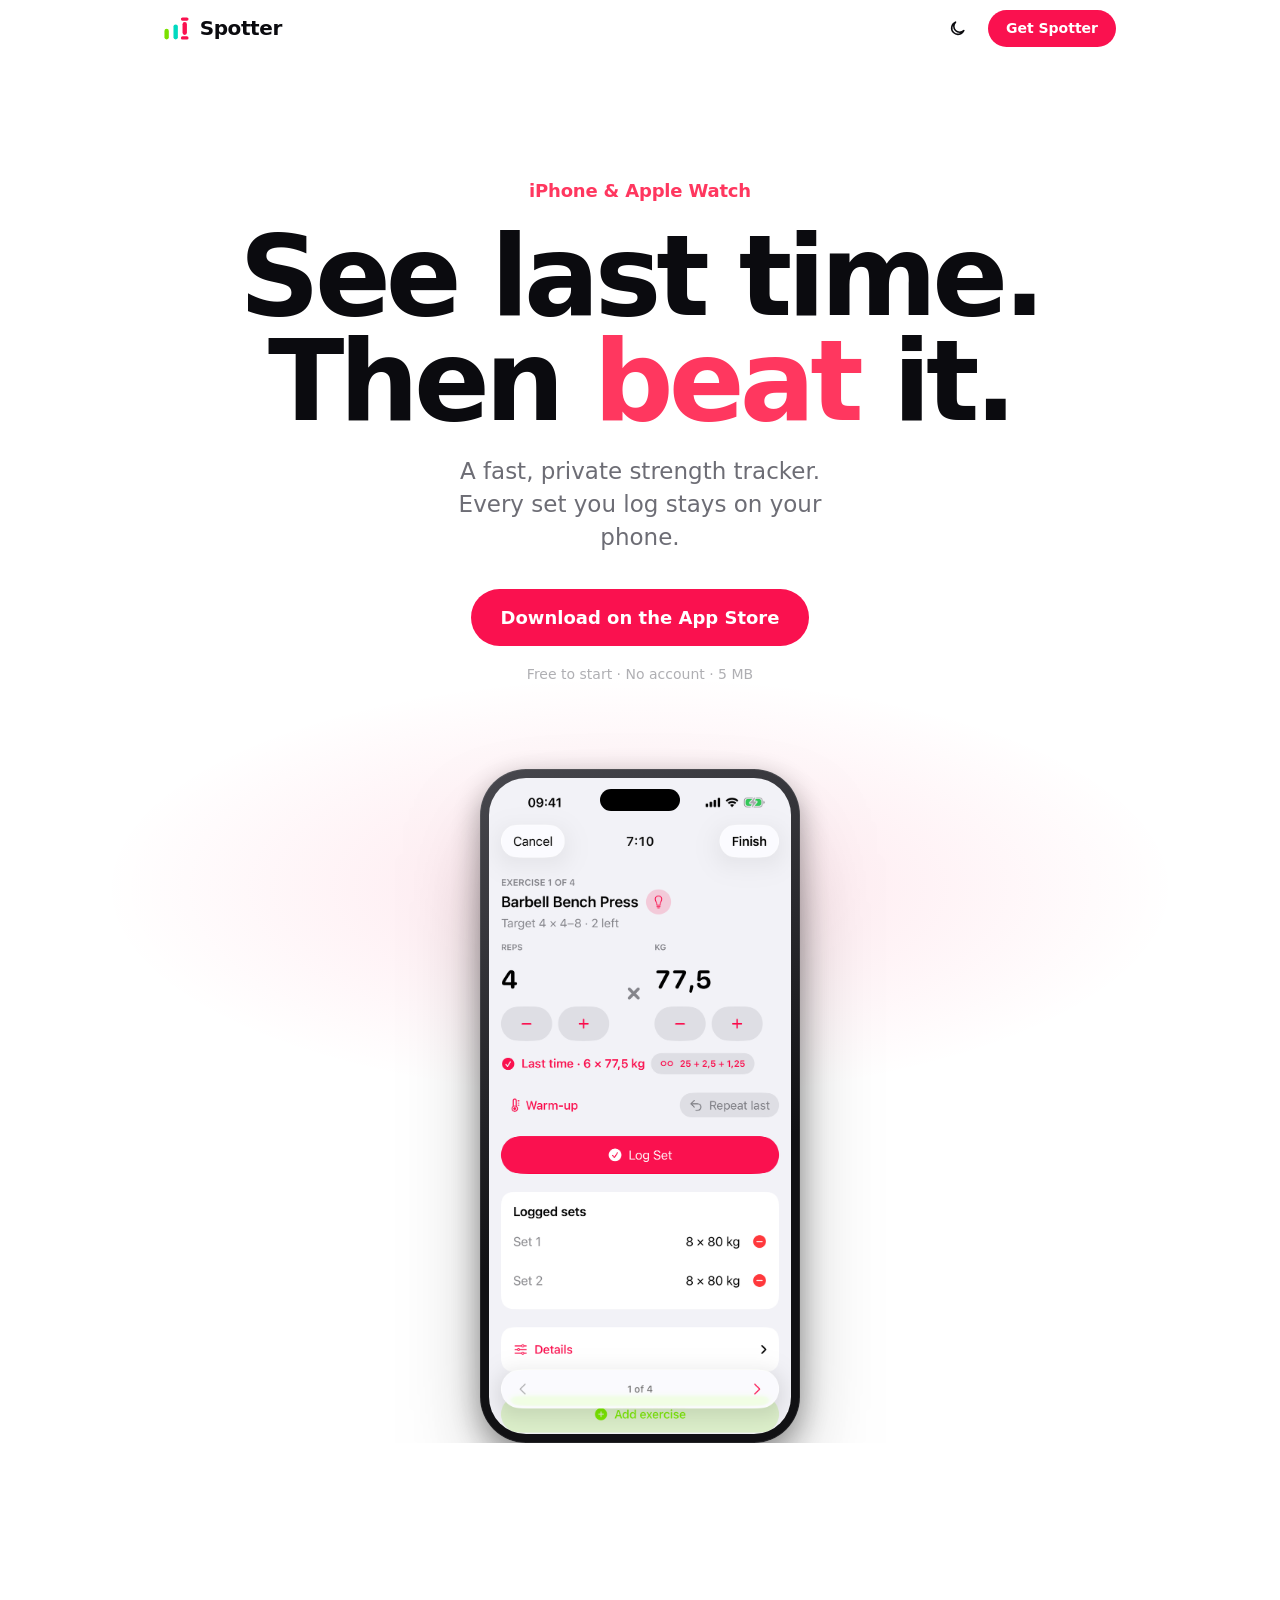
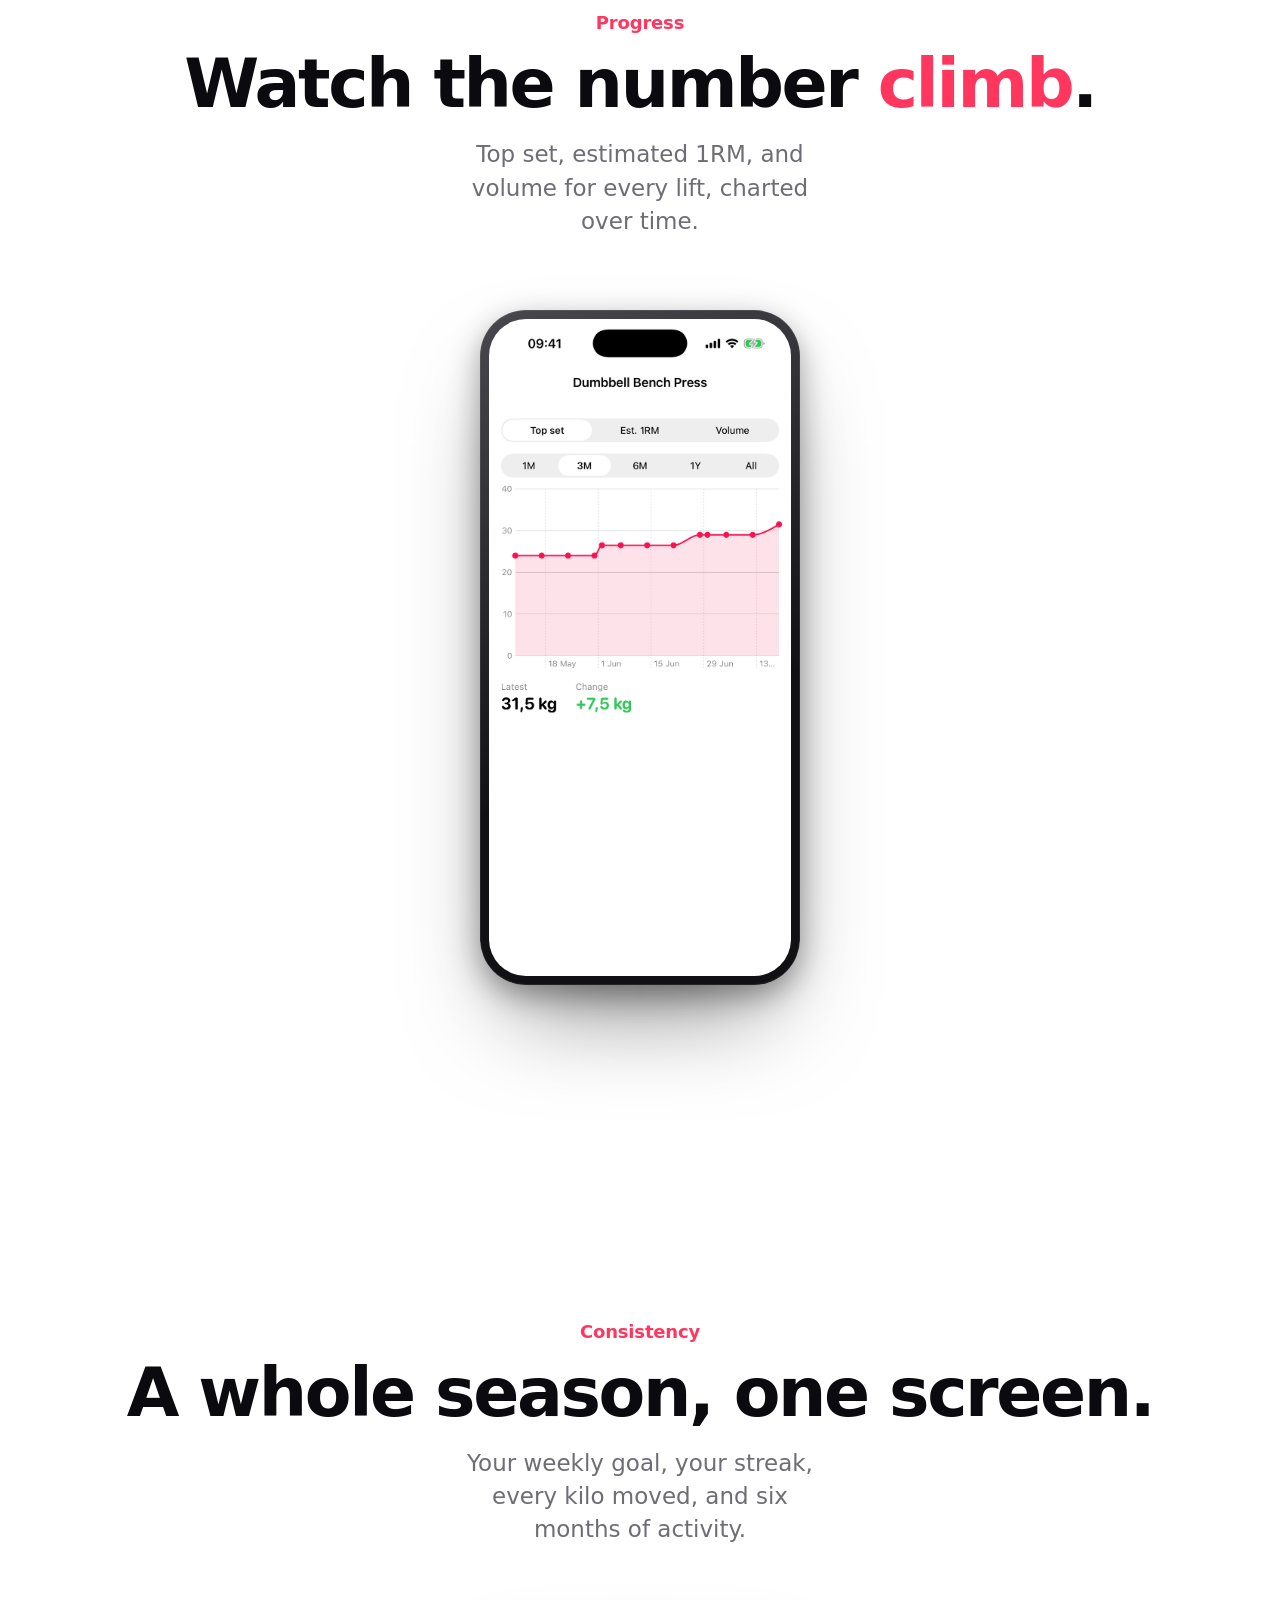
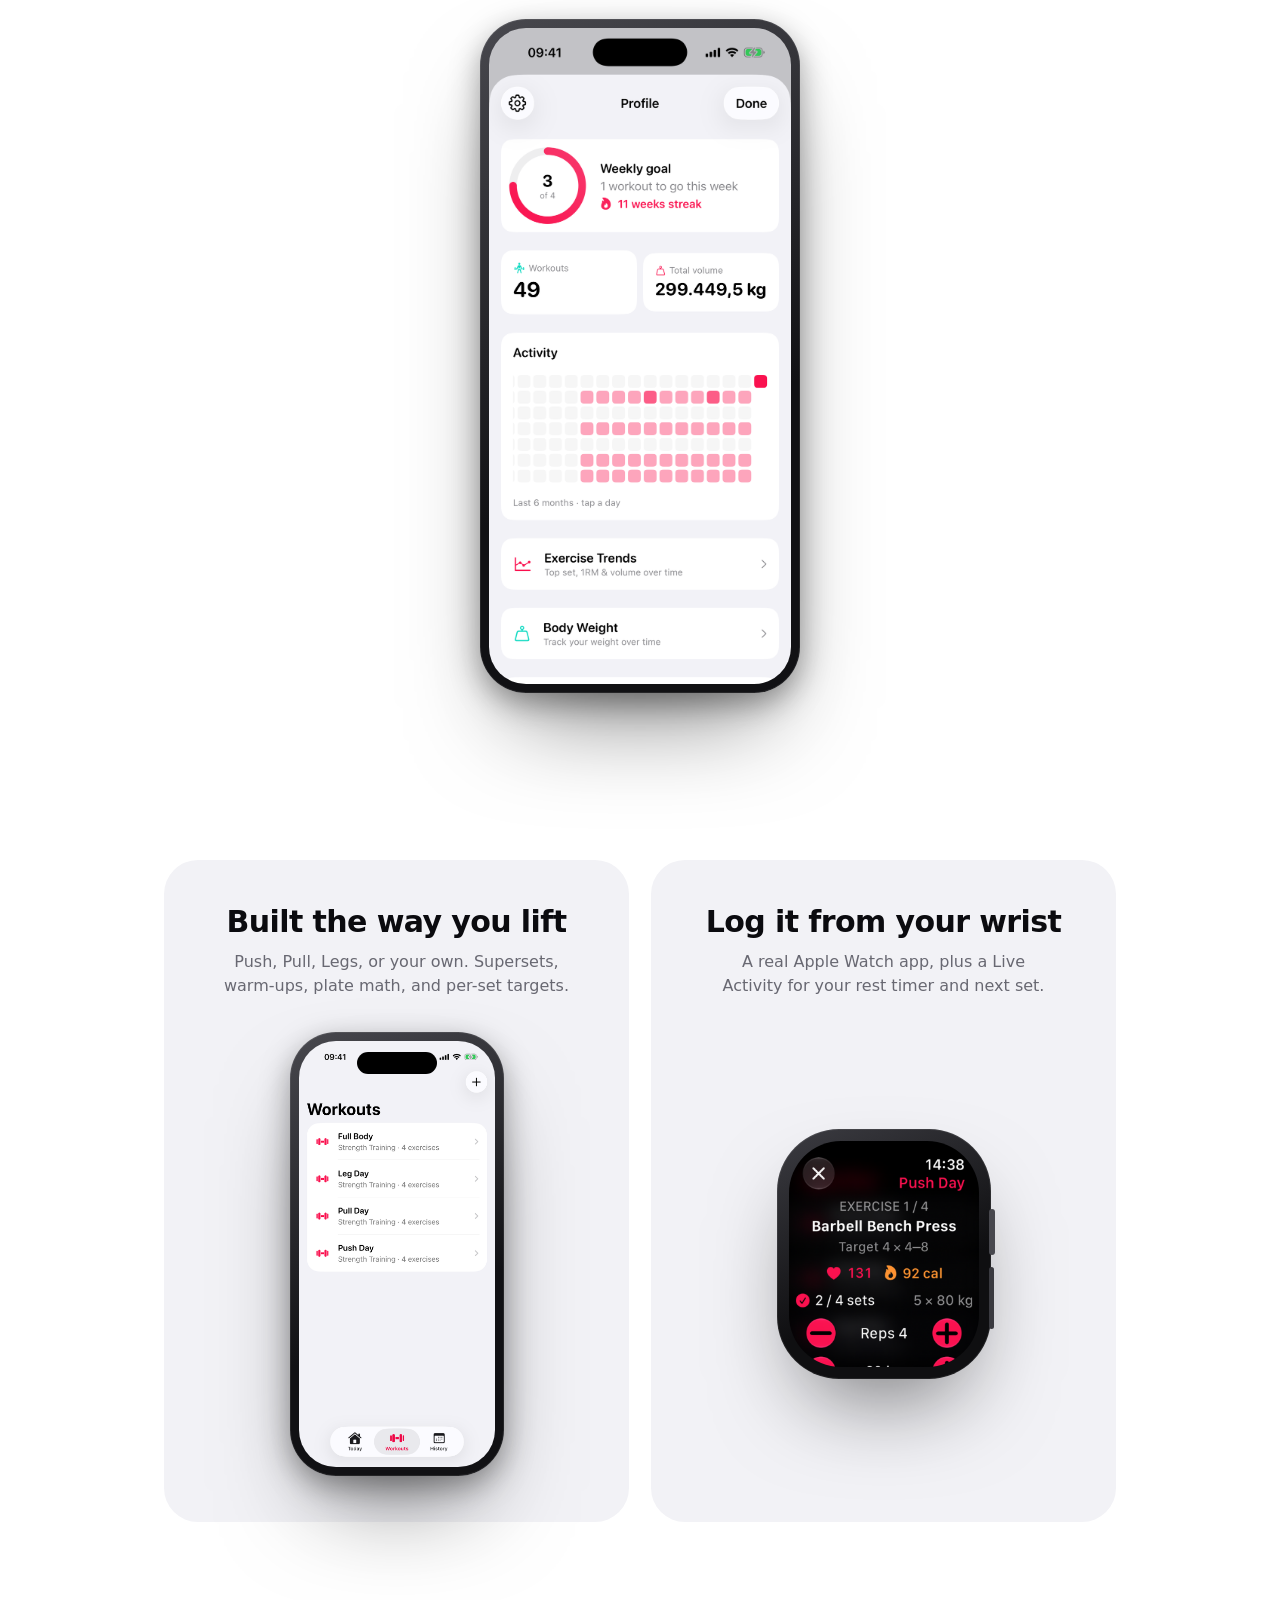
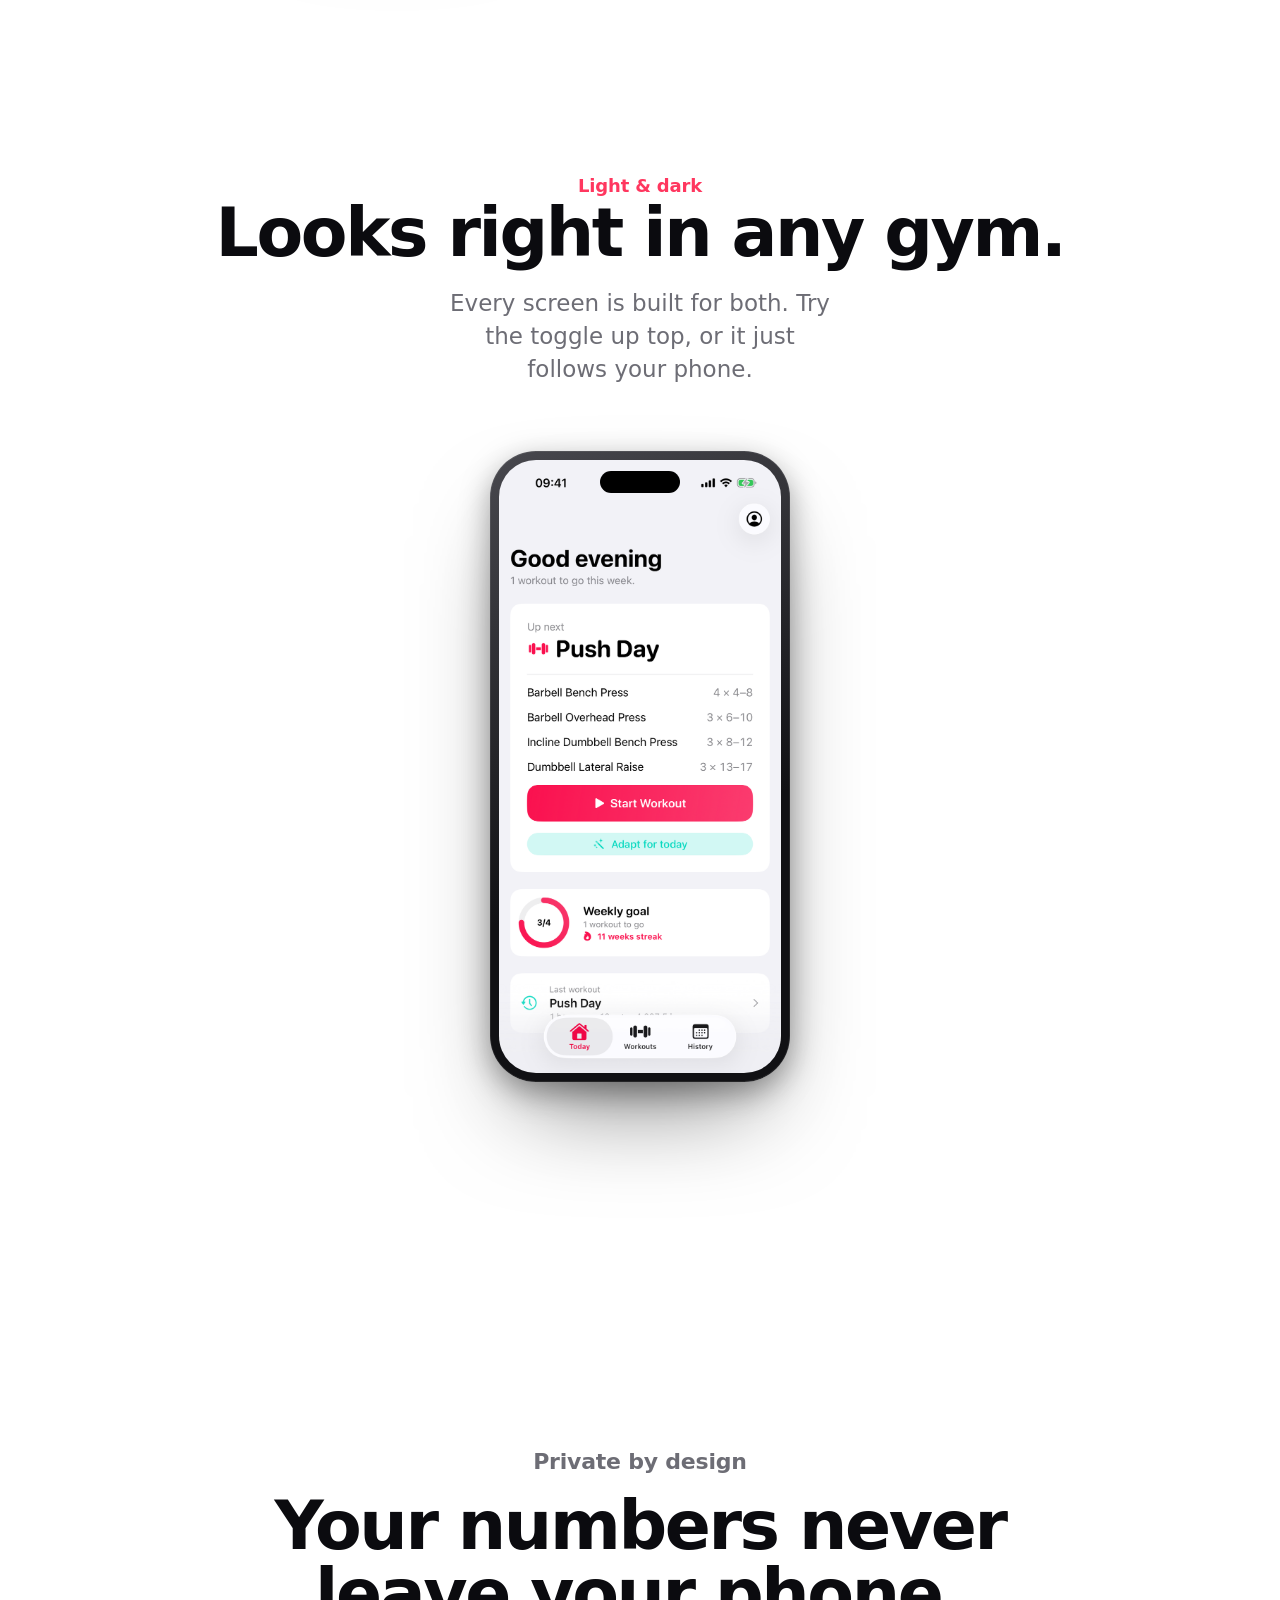
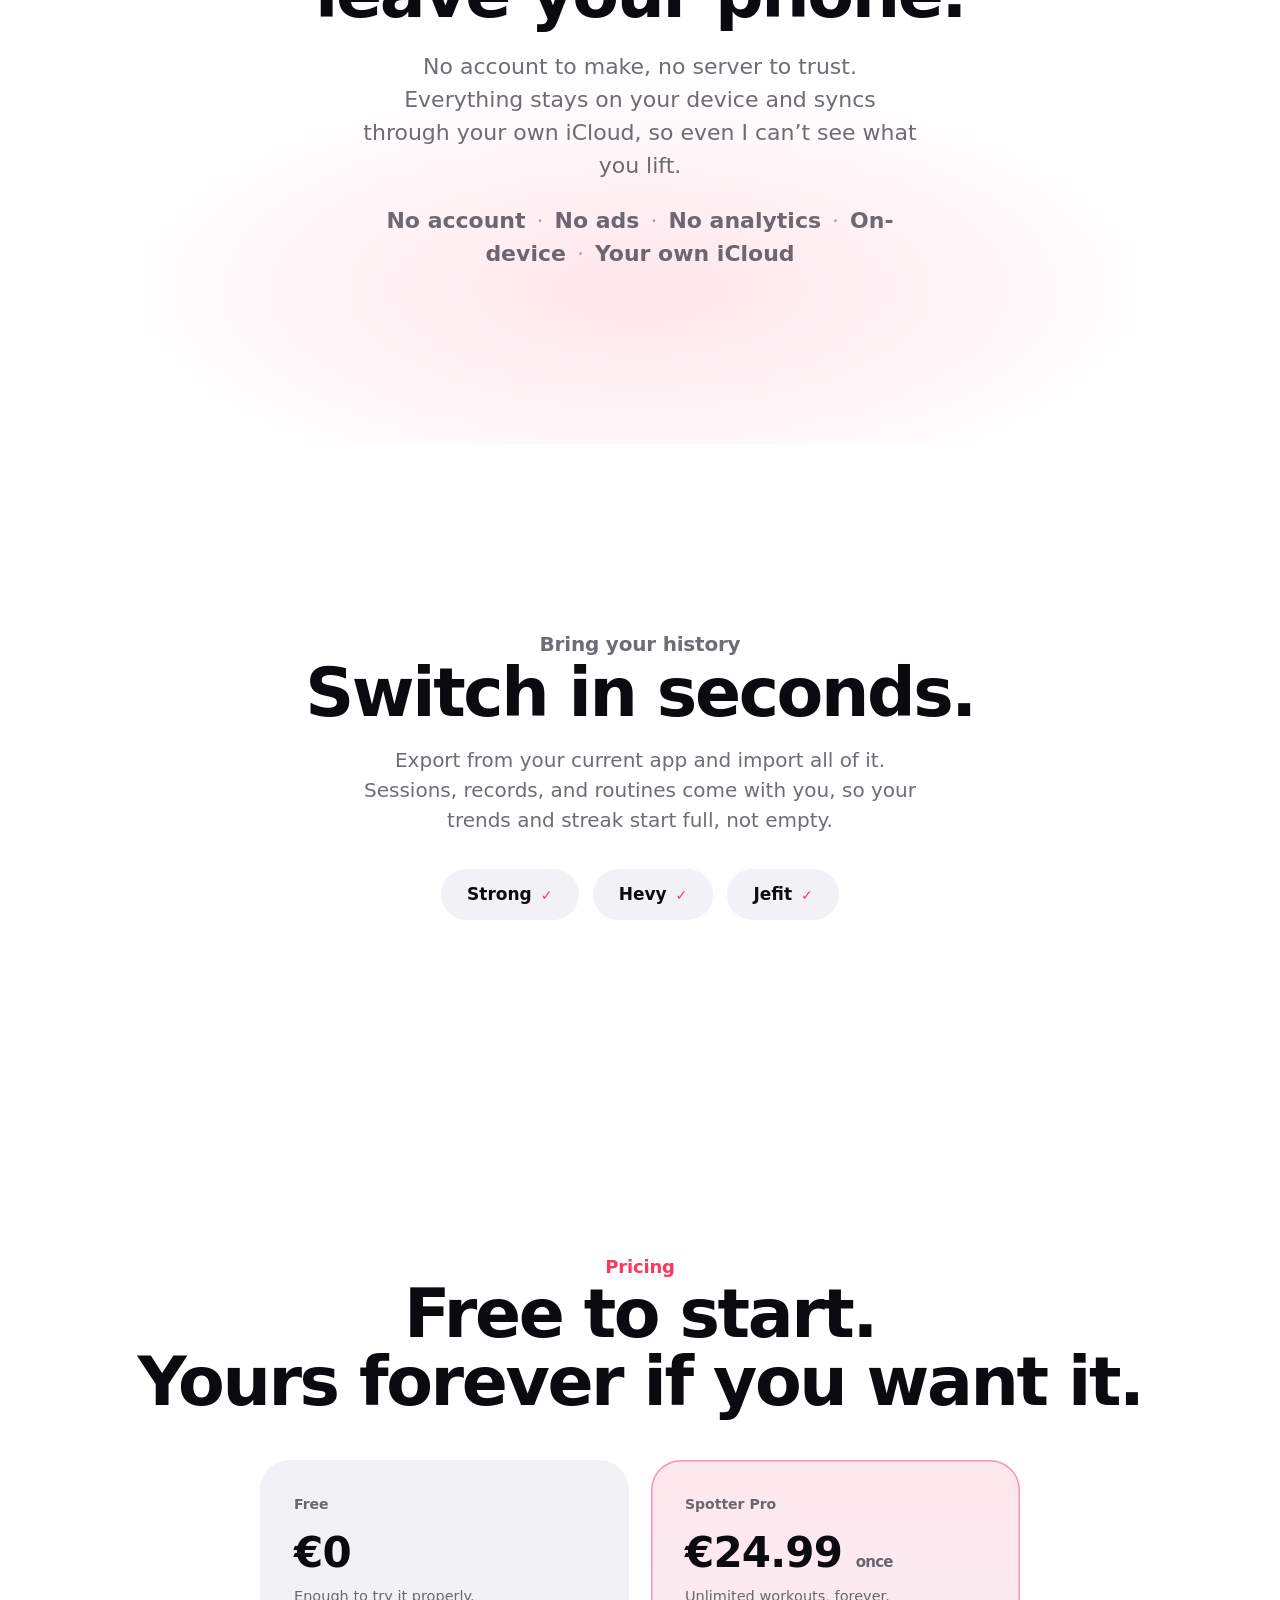
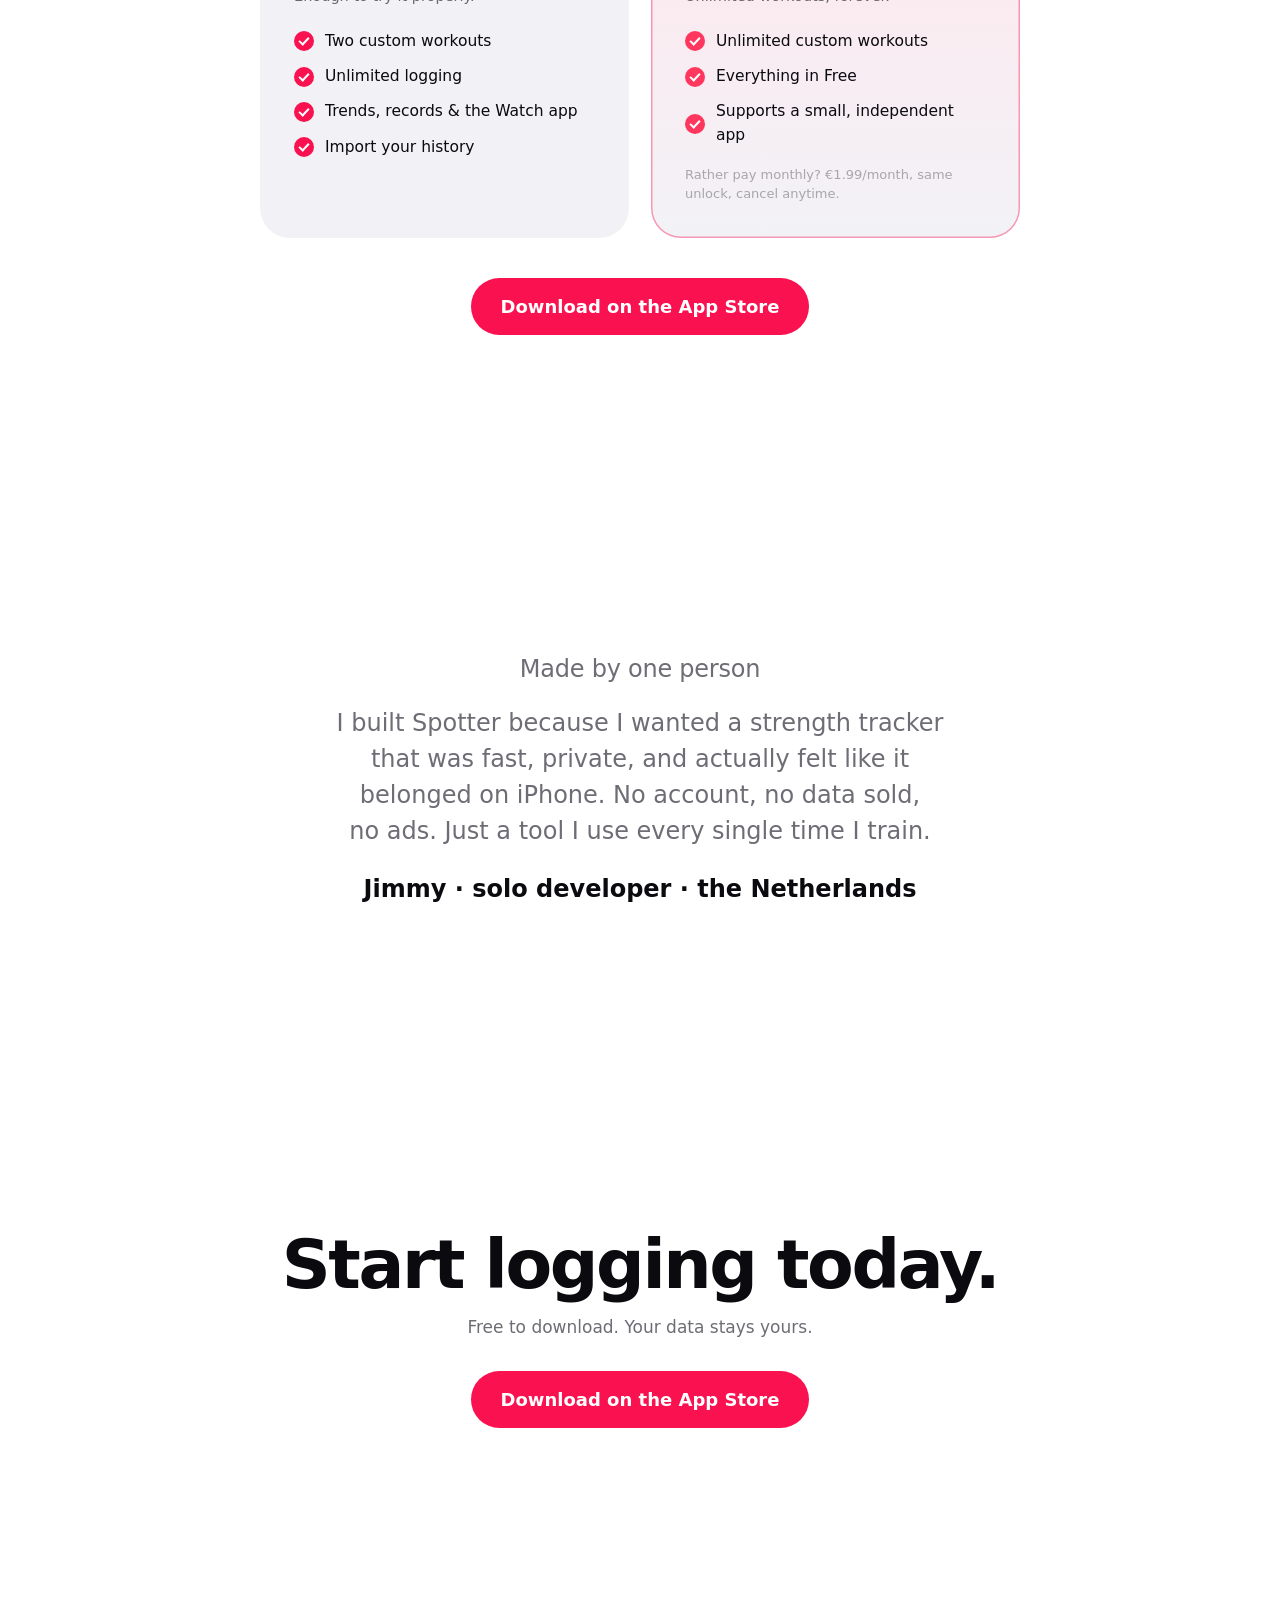
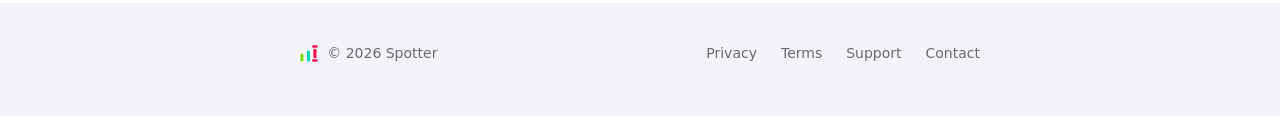
<file: index.html>
<!doctype html>
<html lang="en">
<head>
<meta charset="utf-8">
<meta name="viewport" content="width=device-width, initial-scale=1">
<script>try{var t=localStorage.getItem('theme');if(t)document.documentElement.setAttribute('data-theme',t);}catch(e){}</script>
<title>Spotter — Private Strength & Gym Workout Tracker for iPhone</title>
<meta name="description" content="A fast, private strength and gym workout tracker for iPhone and Apple Watch. Log sets one-handed, track your progress, and beat your last lift. No account, no ads.">
<link rel="canonical" href="https://spotter.jimmyverburgt.com/">
<meta name="robots" content="index, follow, max-image-preview:large">
<meta name="theme-color" content="#000000" media="(prefers-color-scheme: dark)">
<meta name="theme-color" content="#ffffff" media="(prefers-color-scheme: light)">
<meta name="apple-mobile-web-app-title" content="Spotter">
<meta property="og:type" content="website">
<meta property="og:site_name" content="Spotter">
<meta property="og:locale" content="en_US">
<meta property="og:title" content="Spotter — Private Strength & Gym Workout Tracker for iPhone">
<meta property="og:description" content="A fast, private strength and gym workout tracker for iPhone and Apple Watch. Log sets one-handed, track your progress, and beat your last lift. No account, no ads.">
<meta property="og:url" content="https://spotter.jimmyverburgt.com/">
<meta property="og:image" content="https://spotter.jimmyverburgt.com/og-image.png">
<meta property="og:image:width" content="1200">
<meta property="og:image:height" content="630">
<meta property="og:image:alt" content="Spotter, a private strength tracker for iPhone and Apple Watch">
<meta name="twitter:card" content="summary_large_image">
<meta name="twitter:title" content="Spotter — Private Strength & Gym Workout Tracker for iPhone">
<meta name="twitter:description" content="A fast, private strength and gym workout tracker for iPhone and Apple Watch. Log sets one-handed, track your progress, and beat your last lift. No account, no ads.">
<meta name="twitter:image" content="https://spotter.jimmyverburgt.com/og-image.png">
<link rel="icon" href="logo.svg" type="image/svg+xml">
<link rel="icon" href="favicon-48.png" sizes="48x48" type="image/png">
<link rel="apple-touch-icon" href="apple-touch-icon.png">
<link rel="stylesheet" href="styles.css?v=7cf2de61">
<script type="application/ld+json">{"@context":"https://schema.org","@type":"MobileApplication","name":"Spotter","alternateName":"Spotter: Gym Workout Tracker","operatingSystem":"iOS, watchOS","applicationCategory":"HealthApplication","applicationSubCategory":"Fitness","description":"A fast, private strength and gym workout tracker for iPhone and Apple Watch. Log sets one-handed, track your progress, and beat your last lift. No account, no ads.","url":"https://spotter.jimmyverburgt.com/","installUrl":"https://apps.apple.com/app/id6780562415","downloadUrl":"https://apps.apple.com/app/id6780562415","screenshot":["https://spotter.jimmyverburgt.com/screenshots/session-dark.png","https://spotter.jimmyverburgt.com/screenshots/trends-dark.png","https://spotter.jimmyverburgt.com/screenshots/profile-dark.png"],"offers":{"@type":"Offer","price":"0","priceCurrency":"EUR"},"author":{"@type":"Person","name":"Jimmy Verburgt"},"publisher":{"@type":"Person","name":"Jimmy Verburgt"}}</script>
</head>
<body>
<nav><div class="bar"><a class="brand" href="index.html"><img class="mark" src="logo.svg" alt="" width="26" height="24"><span>Spotter</span></a><div class="navactions"><button class="themetoggle" type="button" aria-label="Switch between light and dark"><svg class="i-sun" viewBox="0 0 24 24" aria-hidden="true"><circle cx="12" cy="12" r="4.2"/><path d="M12 2.5v2.5M12 19v2.5M4.2 4.2l1.8 1.8M18 18l1.8 1.8M2.5 12H5M19 12h2.5M4.2 19.8l1.8-1.8M18 6l1.8-1.8"/></svg><svg class="i-moon" viewBox="0 0 24 24" aria-hidden="true"><path d="M20 14.5A8 8 0 1 1 9.5 4a6.5 6.5 0 0 0 10.5 10.5z"/></svg></button><a class="navbtn" href="https://apps.apple.com/app/id6780562415" target="_blank" rel="noopener">Get Spotter</a></div></div></nav>
<header class="hero"><div class="hero-inner">
  <p class="eyebrow">iPhone &amp; Apple Watch</p>
  <h1>See last time.<br>Then <em>beat</em> it.</h1>
  <p class="lead">A fast, private strength tracker. Every set you log stays on your phone.</p>
  <a class="pill" href="https://apps.apple.com/app/id6780562415" target="_blank" rel="noopener">Download on the App&nbsp;Store</a>
  <p class="pill-note">Free to start &middot; No account &middot; 5&nbsp;MB</p>
  <div class="hero-shot"><div class="device"><div class="rim"><div class="scr"><span class="island"></span><img class="only-dark" src="screenshots/session-dark.png" width="800" height="1739" alt="Spotter logging a set of barbell bench press in a live workout, with last time and plate math" decoding="async" loading="eager" fetchpriority="high"><img class="only-light" src="screenshots/session-light.png" width="800" height="1739" alt="Spotter logging a set of barbell bench press in a live workout, with last time and plate math" decoding="async" loading="lazy"></div></div></div></div>
</div></header>

<section class="feat reveal">
  <p class="eyebrow">Progress</p>
  <h2>Watch the number <em>climb</em>.</h2>
  <p class="lead">Top set, estimated 1RM, and volume for every lift, charted over time.</p>
  <div class="shot"><div class="device"><div class="rim"><div class="scr"><span class="island"></span><img class="only-dark" src="screenshots/trends-dark.png" width="800" height="1739" alt="Spotter exercise trend chart showing bench press climbing by 7.5 kg over time" decoding="async" loading="lazy"><img class="only-light" src="screenshots/trends-light.png" width="800" height="1739" alt="Spotter exercise trend chart showing bench press climbing by 7.5 kg over time" decoding="async" loading="lazy"></div></div></div></div>
</section>

<section class="feat reveal">
  <p class="eyebrow">Consistency</p>
  <h2>A whole season, one screen.</h2>
  <p class="lead">Your weekly goal, your streak, every kilo moved, and six months of activity.</p>
  <div class="shot"><div class="device"><div class="rim"><div class="scr"><span class="island"></span><img class="only-dark" src="screenshots/profile-dark.png" width="800" height="1739" alt="Spotter profile with weekly goal ring, streak, total volume and a six-month activity heatmap" decoding="async" loading="lazy"><img class="only-light" src="screenshots/profile-light.png" width="800" height="1739" alt="Spotter profile with weekly goal ring, streak, total volume and a six-month activity heatmap" decoding="async" loading="lazy"></div></div></div></div>
</section>

<div class="tiles">
  <div class="tile reveal">
    <h3>Built the way you lift</h3>
    <p>Push, Pull, Legs, or your own. Supersets, warm-ups, plate math, and per-set targets.</p>
    <div class="tshot"><div class="device"><div class="rim"><div class="scr"><span class="island"></span><img class="only-dark" src="screenshots/workouts-dark.png" width="760" height="1652" alt="Spotter workout library with Push, Pull, Legs and Full Body routines" decoding="async" loading="lazy"><img class="only-light" src="screenshots/workouts-light.png" width="760" height="1652" alt="Spotter workout library with Push, Pull, Legs and Full Body routines" decoding="async" loading="lazy"></div></div></div></div>
  </div>
  <div class="tile reveal">
    <h3>Log it from your wrist</h3>
    <p>A real Apple Watch app, plus a Live Activity for your rest timer and next set.</p>
    <div class="tshot"><div class="watch"><span class="crown"></span><span class="wbtn"></span><div class="wscr"><img src="screenshots/watch.png" width="560" height="668" alt="Spotter Apple Watch app logging a set during a workout" decoding="async" loading="lazy"></div></div></div>
  </div>
</div>

<section class="tone reveal">
  <p class="eyebrow">Light &amp; dark</p>
  <h2>Looks right in any gym.</h2>
  <p class="lead">Every screen is built for both. Try the toggle up top, or it just follows your phone.</p>
  <div class="shot"><div class="device"><div class="rim"><div class="scr"><span class="island"></span><img class="only-dark" src="screenshots/today-dark.png" width="800" height="1739" alt="Spotter Today screen showing the next workout and weekly goal" decoding="async" loading="lazy"><img class="only-light" src="screenshots/today-light.png" width="800" height="1739" alt="Spotter Today screen showing the next workout and weekly goal" decoding="async" loading="lazy"></div></div></div></div>
</section>

<section class="privacy"><div class="privacy-inner reveal">
  <p class="eyebrow">Private by design</p>
  <h2>Your numbers never<br>leave your phone.</h2>
  <p>No account to make, no server to trust. Everything stays on your device and syncs through your own iCloud, so even I can&rsquo;t see what you lift.</p>
  <p class="facts">No account<span>&middot;</span>No ads<span>&middot;</span>No analytics<span>&middot;</span>On-device<span>&middot;</span>Your own iCloud</p>
</div></section>

<section class="import reveal">
  <p class="eyebrow">Bring your history</p>
  <h2>Switch in seconds.</h2>
  <p>Export from your current app and import all of it. Sessions, records, and routines come with you, so your trends and streak start full, not empty.</p>
  <div class="sources">
    <div class="src">Strong<small>&check;</small></div>
    <div class="src">Hevy<small>&check;</small></div>
    <div class="src">Jefit<small>&check;</small></div>
  </div>
</section>

<section class="pricing"><div class="reveal">
  <p class="eyebrow">Pricing</p>
  <h2>Free to start.<br>Yours forever if you want it.</h2>
  <div class="plans">
    <div class="plan">
      <p class="tier">Free</p>
      <p class="amt num">&euro;0</p>
      <p class="desc">Enough to try it properly.</p>
      <ul>
        <li><i></i>Two custom workouts</li>
        <li><i></i>Unlimited logging</li>
        <li><i></i>Trends, records &amp; the Watch app</li>
        <li><i></i>Import your history</li>
      </ul>
    </div>
    <div class="plan pro">
      <p class="tier">Spotter Pro</p>
      <p class="amt num">&euro;24.99 <small>once</small></p>
      <p class="desc">Unlimited workouts, forever.</p>
      <ul>
        <li><i></i>Unlimited custom workouts</li>
        <li><i></i>Everything in Free</li>
        <li><i></i>Supports a small, independent app</li>
      </ul>
      <p class="alt">Rather pay monthly? &euro;1.99/month, same unlock, cancel anytime.</p>
    </div>
  </div>
  <a class="pill" href="https://apps.apple.com/app/id6780562415" target="_blank" rel="noopener">Download on the App&nbsp;Store</a>
</div></section>

<section class="dev"><div class="dev-inner reveal">
  <p class="eyebrow" style="margin-bottom:18px">Made by one person</p>
  <p>I built Spotter because I wanted a strength tracker that was fast, private, and actually felt like it belonged on iPhone. No account, no data sold, no ads. Just a tool I use every single time I train.</p>
  <p class="sig">Jimmy &middot; solo developer &middot; the Netherlands</p>
</div></section>

<section class="final reveal">
  <h2>Start logging today.</h2>
  <p>Free to download. Your data stays yours.</p>
  <a class="pill" href="https://apps.apple.com/app/id6780562415" target="_blank" rel="noopener">Download on the App&nbsp;Store</a>
</section>

<footer><div class="fin"><div class="fcopy"><img class="mark" src="logo.svg" alt="" width="18" height="17"><span>&copy; 2026 Spotter</span></div><div class="flinks"><a href="privacy.html">Privacy</a><a href="terms.html">Terms</a><a href="support.html">Support</a><a href="mailto:jimmyverburgt@gmail.com">Contact</a></div></div></footer>
<script>
(function(){
  var io=new IntersectionObserver(function(es){
    es.forEach(function(e){if(e.isIntersecting){e.target.classList.add('in');io.unobserve(e.target);}});
  },{threshold:.12});
  document.querySelectorAll('.reveal').forEach(function(el){io.observe(el);});
  var nav=document.querySelector('nav');
  var onScroll=function(){nav.classList.toggle('scrolled',window.scrollY>16);};
  onScroll();window.addEventListener('scroll',onScroll,{passive:true});
  var root=document.documentElement, mq=window.matchMedia('(prefers-color-scheme: light)');
  var btn=document.querySelector('.themetoggle');
  if(btn) btn.addEventListener('click',function(){
    var isLight = root.getAttribute('data-theme')==='light' ||
      (!root.getAttribute('data-theme') && mq.matches);
    var next = isLight ? 'dark' : 'light';
    root.setAttribute('data-theme', next);
    try{ localStorage.setItem('theme', next); }catch(e){}
  });
})();
</script>
</body></html>
</file>
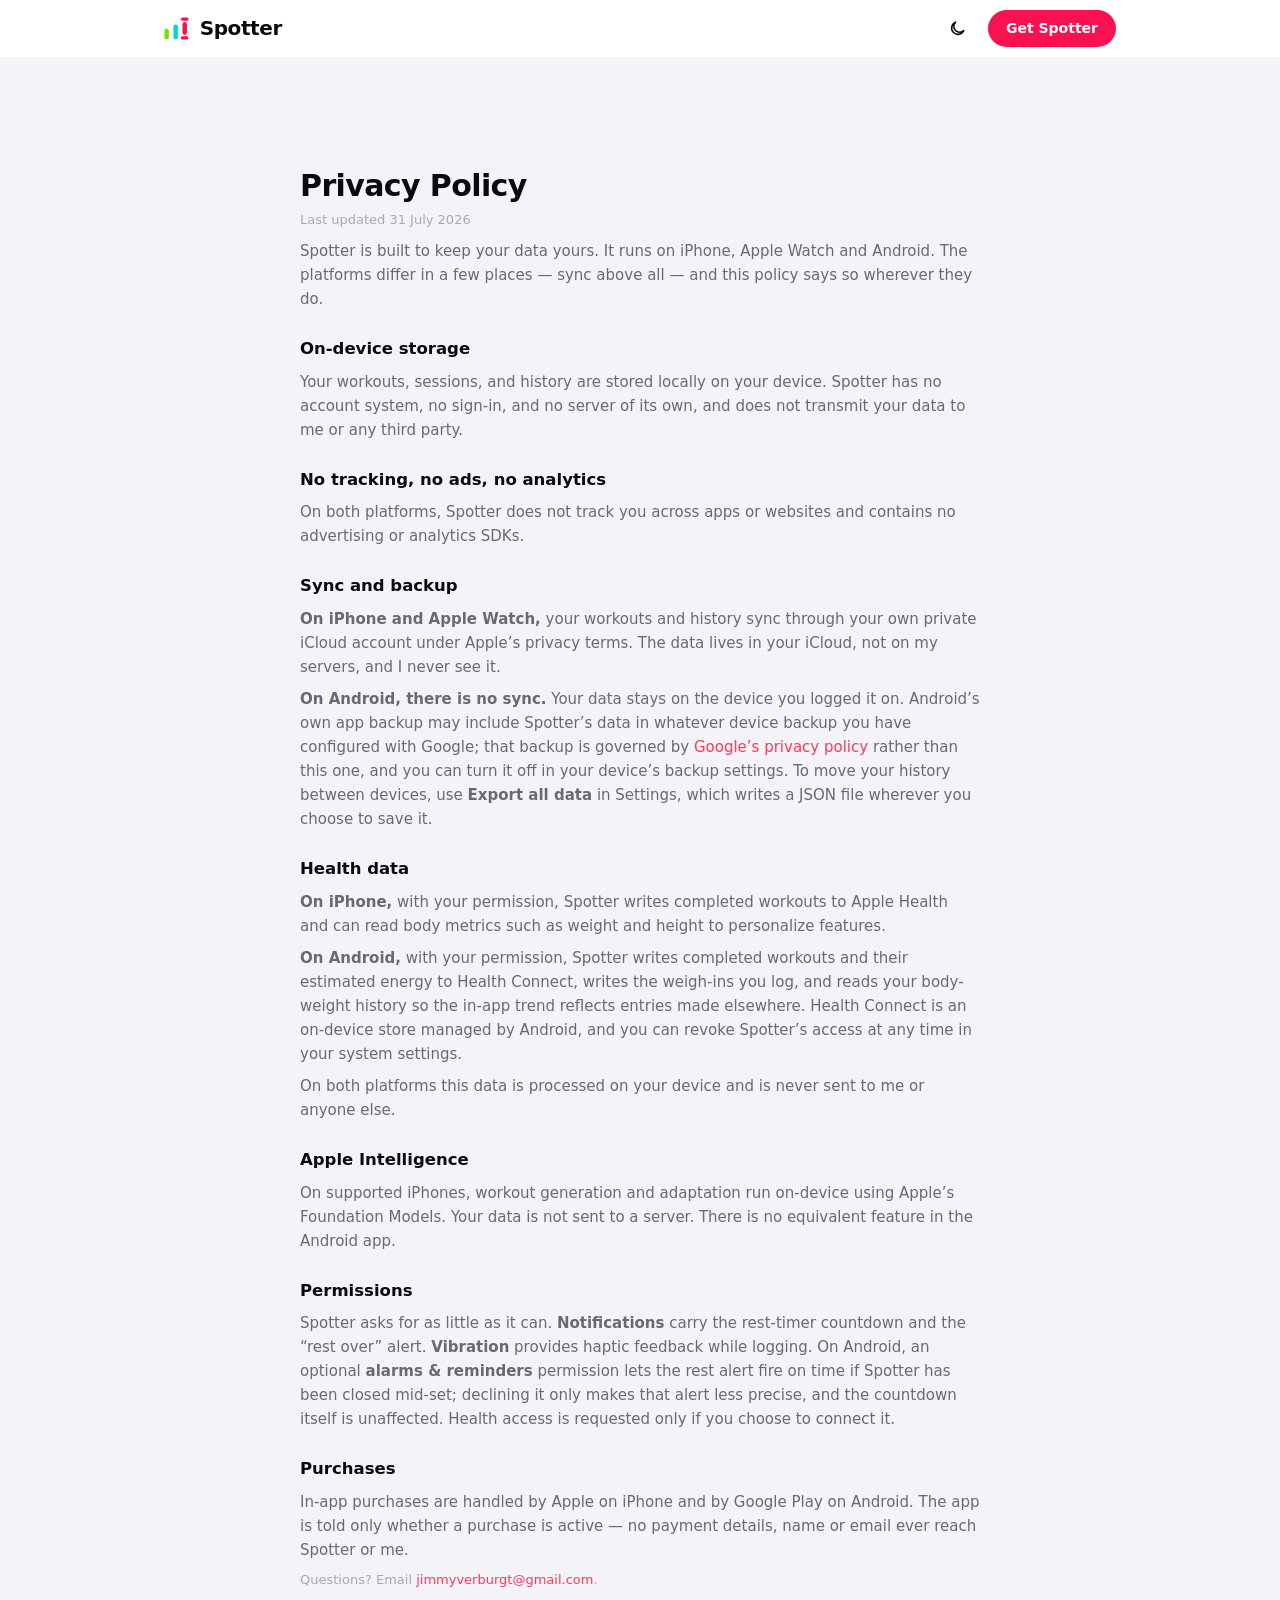
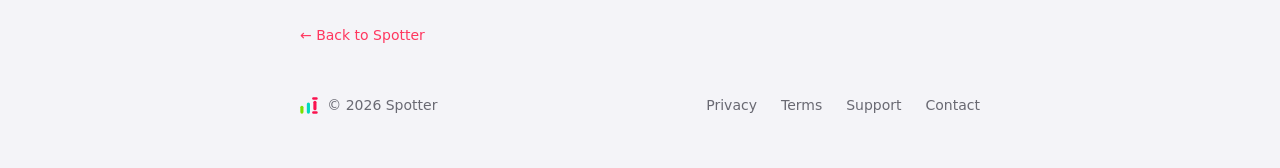
<file: privacy.html>
<!doctype html>
<html lang="en">
<head>
<meta charset="utf-8">
<meta name="viewport" content="width=device-width, initial-scale=1">
<script>try{var t=localStorage.getItem('theme');if(t)document.documentElement.setAttribute('data-theme',t);}catch(e){}</script>
<title>Privacy Policy — Spotter</title>
<meta name="description" content="How Spotter keeps your training data private: on-device storage, no account, no tracking, no ads.">
<link rel="canonical" href="https://spotter.jimmyverburgt.com/privacy.html">
<meta name="robots" content="index, follow, max-image-preview:large">
<meta name="theme-color" content="#000000" media="(prefers-color-scheme: dark)">
<meta name="theme-color" content="#ffffff" media="(prefers-color-scheme: light)">
<meta name="apple-mobile-web-app-title" content="Spotter">
<meta property="og:type" content="website">
<meta property="og:site_name" content="Spotter">
<meta property="og:locale" content="en_US">
<meta property="og:title" content="Privacy Policy — Spotter">
<meta property="og:description" content="How Spotter keeps your training data private: on-device storage, no account, no tracking, no ads.">
<meta property="og:url" content="https://spotter.jimmyverburgt.com/privacy.html">
<meta property="og:image" content="https://spotter.jimmyverburgt.com/og-image.png">
<meta property="og:image:width" content="1200">
<meta property="og:image:height" content="630">
<meta property="og:image:alt" content="Spotter, a private strength tracker for iPhone, Apple Watch and Android">
<meta name="twitter:card" content="summary_large_image">
<meta name="twitter:title" content="Privacy Policy — Spotter">
<meta name="twitter:description" content="How Spotter keeps your training data private: on-device storage, no account, no tracking, no ads.">
<meta name="twitter:image" content="https://spotter.jimmyverburgt.com/og-image.png">
<link rel="icon" href="logo.svg" type="image/svg+xml">
<link rel="icon" href="favicon-48.png" sizes="48x48" type="image/png">
<link rel="apple-touch-icon" href="apple-touch-icon.png">
<link rel="stylesheet" href="styles.css?v=7cf2de61">
</head>
<body>
<nav><div class="bar"><a class="brand" href="index.html"><img class="mark" src="logo.svg" alt="" width="26" height="24"><span>Spotter</span></a><div class="navactions"><button class="themetoggle" type="button" aria-label="Switch between light and dark"><svg class="i-sun" viewBox="0 0 24 24" aria-hidden="true"><circle cx="12" cy="12" r="4.2"/><path d="M12 2.5v2.5M12 19v2.5M4.2 4.2l1.8 1.8M18 18l1.8 1.8M2.5 12H5M19 12h2.5M4.2 19.8l1.8-1.8M18 6l1.8-1.8"/></svg><svg class="i-moon" viewBox="0 0 24 24" aria-hidden="true"><path d="M20 14.5A8 8 0 1 1 9.5 4a6.5 6.5 0 0 0 10.5 10.5z"/></svg></button><a class="navbtn" href="https://apps.apple.com/app/id6780562415" target="_blank" rel="noopener">Get Spotter</a></div></div></nav>
<main><section class="legal page"><div class="legal-inner">
<h1>Privacy Policy</h1>
<p class="date">Last updated 31 July 2026</p>
<p>Spotter is built to keep your data yours. It runs on iPhone, Apple Watch and Android. The platforms differ in a few places &mdash; sync above all &mdash; and this policy says so wherever they do.</p>
<h3>On-device storage</h3>
<p>Your workouts, sessions, and history are stored locally on your device. Spotter has no account system, no sign-in, and no server of its own, and does not transmit your data to me or any third party.</p>
<h3>No tracking, no ads, no analytics</h3>
<p>On both platforms, Spotter does not track you across apps or websites and contains no advertising or analytics SDKs.</p>
<h3>Sync and backup</h3>
<p><strong>On iPhone and Apple Watch,</strong> your workouts and history sync through your own private iCloud account under Apple&rsquo;s privacy terms. The data lives in your iCloud, not on my servers, and I never see it.</p>
<p><strong>On Android, there is no sync.</strong> Your data stays on the device you logged it on. Android&rsquo;s own app backup may include Spotter&rsquo;s data in whatever device backup you have configured with Google; that backup is governed by <a href="https://policies.google.com/privacy" target="_blank" rel="noopener">Google&rsquo;s privacy policy</a> rather than this one, and you can turn it off in your device&rsquo;s backup settings. To move your history between devices, use <strong>Export all data</strong> in Settings, which writes a JSON file wherever you choose to save it.</p>
<h3>Health data</h3>
<p><strong>On iPhone,</strong> with your permission, Spotter writes completed workouts to Apple Health and can read body metrics such as weight and height to personalize features.</p>
<p><strong>On Android,</strong> with your permission, Spotter writes completed workouts and their estimated energy to Health Connect, writes the weigh-ins you log, and reads your body-weight history so the in-app trend reflects entries made elsewhere. Health Connect is an on-device store managed by Android, and you can revoke Spotter&rsquo;s access at any time in your system settings.</p>
<p>On both platforms this data is processed on your device and is never sent to me or anyone else.</p>
<h3>Apple Intelligence</h3>
<p>On supported iPhones, workout generation and adaptation run on-device using Apple&rsquo;s Foundation Models. Your data is not sent to a server. There is no equivalent feature in the Android app.</p>
<h3>Permissions</h3>
<p>Spotter asks for as little as it can. <strong>Notifications</strong> carry the rest-timer countdown and the &ldquo;rest over&rdquo; alert. <strong>Vibration</strong> provides haptic feedback while logging. On Android, an optional <strong>alarms &amp; reminders</strong> permission lets the rest alert fire on time if Spotter has been closed mid-set; declining it only makes that alert less precise, and the countdown itself is unaffected. Health access is requested only if you choose to connect it.</p>
<h3>Purchases</h3>
<p>In-app purchases are handled by Apple on iPhone and by Google Play on Android. The app is told only whether a purchase is active &mdash; no payment details, name or email ever reach Spotter or me.</p>
<p class="date">Questions? Email <a href="mailto:jimmyverburgt@gmail.com">jimmyverburgt@gmail.com</a>.</p>
<a class="back" href="index.html">&larr; Back to Spotter</a>
</div></section></main>
<footer><div class="fin"><div class="fcopy"><img class="mark" src="logo.svg" alt="" width="18" height="17"><span>&copy; 2026 Spotter</span></div><div class="flinks"><a href="privacy.html">Privacy</a><a href="terms.html">Terms</a><a href="support.html">Support</a><a href="mailto:jimmyverburgt@gmail.com">Contact</a></div></div></footer>
<script>
(function(){
  var io=new IntersectionObserver(function(es){
    es.forEach(function(e){if(e.isIntersecting){e.target.classList.add('in');io.unobserve(e.target);}});
  },{threshold:.12});
  document.querySelectorAll('.reveal').forEach(function(el){io.observe(el);});
  var nav=document.querySelector('nav');
  var onScroll=function(){nav.classList.toggle('scrolled',window.scrollY>16);};
  onScroll();window.addEventListener('scroll',onScroll,{passive:true});
  var root=document.documentElement, mq=window.matchMedia('(prefers-color-scheme: light)');
  var btn=document.querySelector('.themetoggle');
  if(btn) btn.addEventListener('click',function(){
    var isLight = root.getAttribute('data-theme')==='light' ||
      (!root.getAttribute('data-theme') && mq.matches);
    var next = isLight ? 'dark' : 'light';
    root.setAttribute('data-theme', next);
    try{ localStorage.setItem('theme', next); }catch(e){}
  });
})();
</script>
</body></html>
</file>
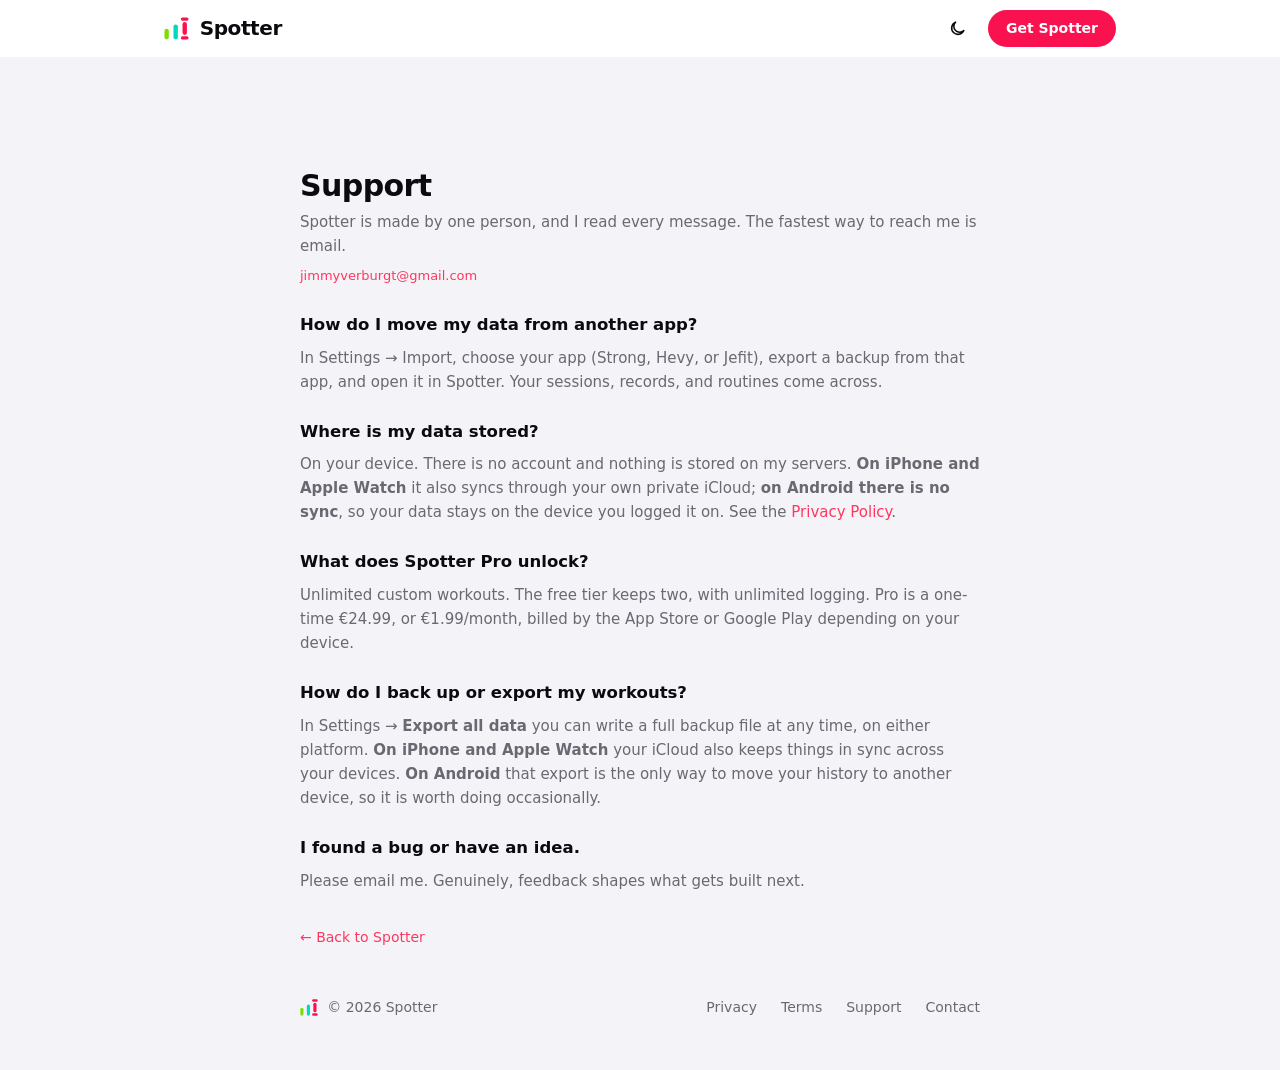
<file: support.html>
<!doctype html>
<html lang="en">
<head>
<meta charset="utf-8">
<meta name="viewport" content="width=device-width, initial-scale=1">
<script>try{var t=localStorage.getItem('theme');if(t)document.documentElement.setAttribute('data-theme',t);}catch(e){}</script>
<title>Support — Spotter</title>
<meta name="description" content="Get help with Spotter: importing data, backups and sync, Spotter Pro, and how to reach me.">
<link rel="canonical" href="https://spotter.jimmyverburgt.com/support.html">
<meta name="robots" content="index, follow, max-image-preview:large">
<meta name="theme-color" content="#000000" media="(prefers-color-scheme: dark)">
<meta name="theme-color" content="#ffffff" media="(prefers-color-scheme: light)">
<meta name="apple-mobile-web-app-title" content="Spotter">
<meta property="og:type" content="website">
<meta property="og:site_name" content="Spotter">
<meta property="og:locale" content="en_US">
<meta property="og:title" content="Support — Spotter">
<meta property="og:description" content="Get help with Spotter: importing data, backups and sync, Spotter Pro, and how to reach me.">
<meta property="og:url" content="https://spotter.jimmyverburgt.com/support.html">
<meta property="og:image" content="https://spotter.jimmyverburgt.com/og-image.png">
<meta property="og:image:width" content="1200">
<meta property="og:image:height" content="630">
<meta property="og:image:alt" content="Spotter, a private strength tracker for iPhone and Apple Watch">
<meta name="twitter:card" content="summary_large_image">
<meta name="twitter:title" content="Support — Spotter">
<meta name="twitter:description" content="Get help with Spotter: importing data, backups and sync, Spotter Pro, and how to reach me.">
<meta name="twitter:image" content="https://spotter.jimmyverburgt.com/og-image.png">
<link rel="icon" href="logo.svg" type="image/svg+xml">
<link rel="icon" href="favicon-48.png" sizes="48x48" type="image/png">
<link rel="apple-touch-icon" href="apple-touch-icon.png">
<link rel="stylesheet" href="styles.css?v=7cf2de61">
</head>
<body>
<nav><div class="bar"><a class="brand" href="index.html"><img class="mark" src="logo.svg" alt="" width="26" height="24"><span>Spotter</span></a><div class="navactions"><button class="themetoggle" type="button" aria-label="Switch between light and dark"><svg class="i-sun" viewBox="0 0 24 24" aria-hidden="true"><circle cx="12" cy="12" r="4.2"/><path d="M12 2.5v2.5M12 19v2.5M4.2 4.2l1.8 1.8M18 18l1.8 1.8M2.5 12H5M19 12h2.5M4.2 19.8l1.8-1.8M18 6l1.8-1.8"/></svg><svg class="i-moon" viewBox="0 0 24 24" aria-hidden="true"><path d="M20 14.5A8 8 0 1 1 9.5 4a6.5 6.5 0 0 0 10.5 10.5z"/></svg></button><a class="navbtn" href="https://apps.apple.com/app/id6780562415" target="_blank" rel="noopener">Get Spotter</a></div></div></nav>
<main><section class="legal page"><div class="legal-inner">
<h1>Support</h1>
<p>Spotter is made by one person, and I read every message. The fastest way to reach me is email.</p>
<p class="date"><a href="mailto:jimmyverburgt@gmail.com">jimmyverburgt@gmail.com</a></p>
<h3>How do I move my data from another app?</h3>
<p>In Settings &rarr; Import, choose your app (Strong, Hevy, or Jefit), export a backup from that app, and open it in Spotter. Your sessions, records, and routines come across.</p>
<h3>Where is my data stored?</h3>
<p>On your device. There is no account and nothing is stored on my servers. <strong>On iPhone and Apple Watch</strong> it also syncs through your own private iCloud; <strong>on Android there is no sync</strong>, so your data stays on the device you logged it on. See the <a href="privacy.html">Privacy Policy</a>.</p>
<h3>What does Spotter Pro unlock?</h3>
<p>Unlimited custom workouts. The free tier keeps two, with unlimited logging. Pro is a one-time &euro;24.99, or &euro;1.99/month, billed by the App Store or Google Play depending on your device.</p>
<h3>How do I back up or export my workouts?</h3>
<p>In Settings &rarr; <strong>Export all data</strong> you can write a full backup file at any time, on either platform. <strong>On iPhone and Apple Watch</strong> your iCloud also keeps things in sync across your devices. <strong>On Android</strong> that export is the only way to move your history to another device, so it is worth doing occasionally.</p>
<h3>I found a bug or have an idea.</h3>
<p>Please email me. Genuinely, feedback shapes what gets built next.</p>
<a class="back" href="index.html">&larr; Back to Spotter</a>
</div></section></main>
<footer><div class="fin"><div class="fcopy"><img class="mark" src="logo.svg" alt="" width="18" height="17"><span>&copy; 2026 Spotter</span></div><div class="flinks"><a href="privacy.html">Privacy</a><a href="terms.html">Terms</a><a href="support.html">Support</a><a href="mailto:jimmyverburgt@gmail.com">Contact</a></div></div></footer>
<script>
(function(){
  var io=new IntersectionObserver(function(es){
    es.forEach(function(e){if(e.isIntersecting){e.target.classList.add('in');io.unobserve(e.target);}});
  },{threshold:.12});
  document.querySelectorAll('.reveal').forEach(function(el){io.observe(el);});
  var nav=document.querySelector('nav');
  var onScroll=function(){nav.classList.toggle('scrolled',window.scrollY>16);};
  onScroll();window.addEventListener('scroll',onScroll,{passive:true});
  var root=document.documentElement, mq=window.matchMedia('(prefers-color-scheme: light)');
  var btn=document.querySelector('.themetoggle');
  if(btn) btn.addEventListener('click',function(){
    var isLight = root.getAttribute('data-theme')==='light' ||
      (!root.getAttribute('data-theme') && mq.matches);
    var next = isLight ? 'dark' : 'light';
    root.setAttribute('data-theme', next);
    try{ localStorage.setItem('theme', next); }catch(e){}
  });
})();
</script>
</body></html>
</file>
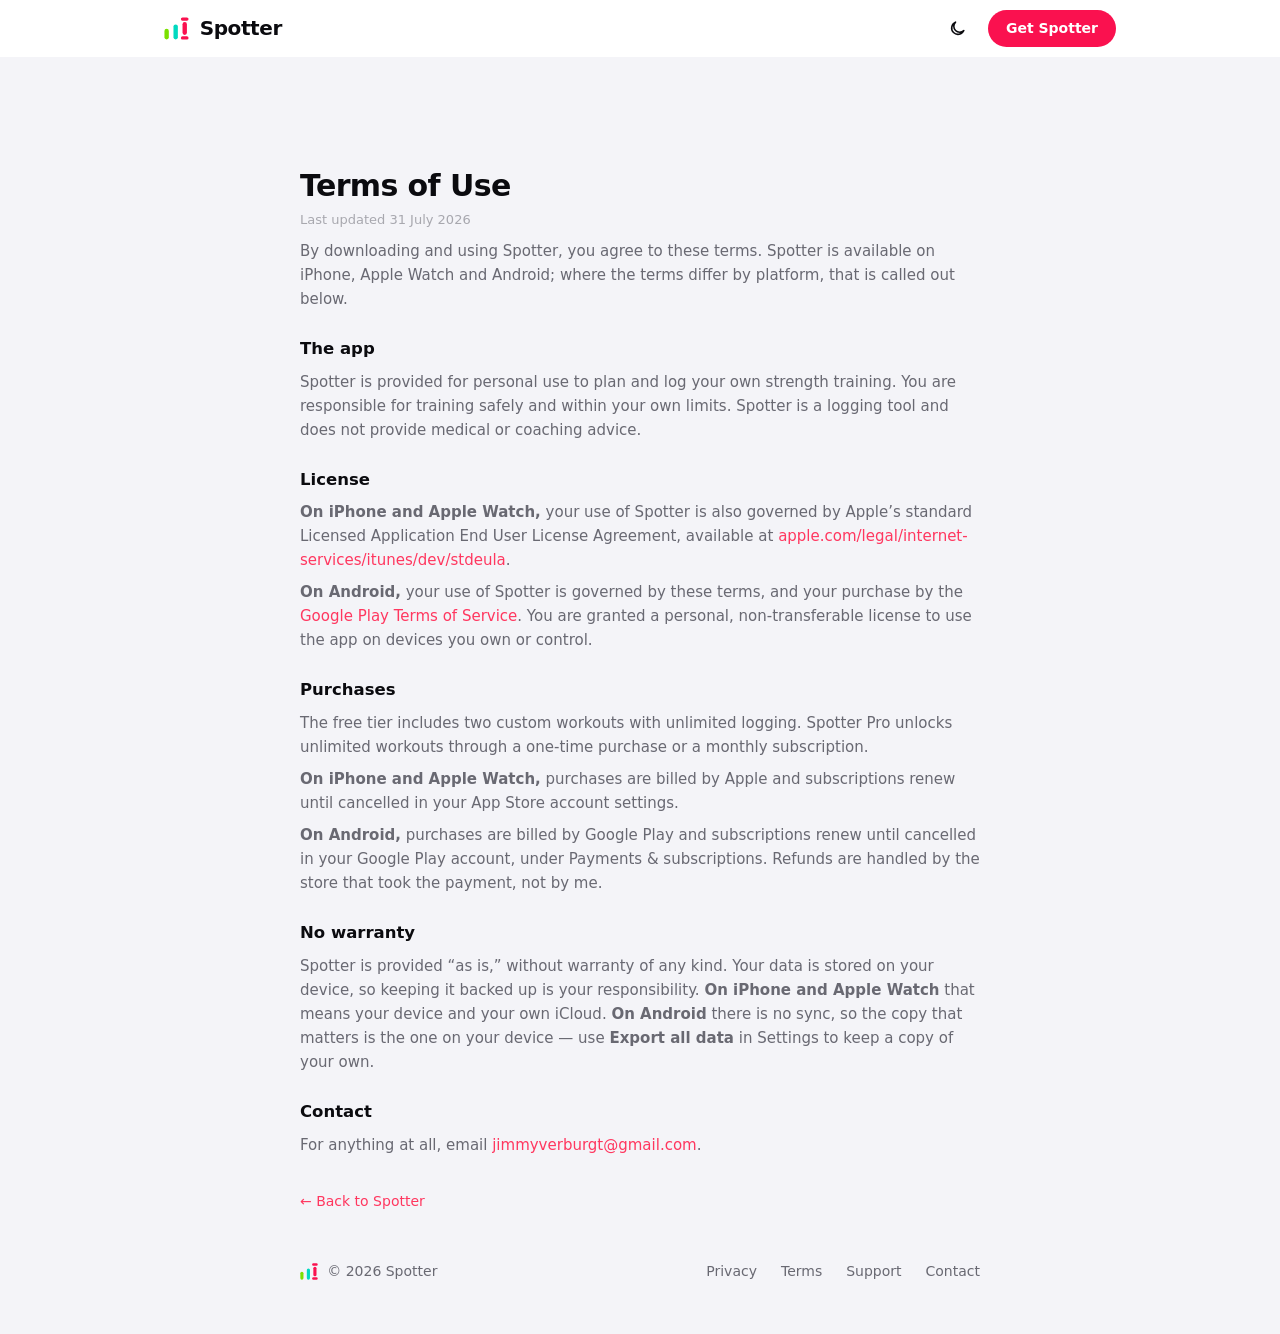
<file: terms.html>
<!doctype html>
<html lang="en">
<head>
<meta charset="utf-8">
<meta name="viewport" content="width=device-width, initial-scale=1">
<script>try{var t=localStorage.getItem('theme');if(t)document.documentElement.setAttribute('data-theme',t);}catch(e){}</script>
<title>Terms of Use — Spotter</title>
<meta name="description" content="The terms of use for Spotter, the private strength training tracker for iPhone, Apple Watch and Android.">
<link rel="canonical" href="https://spotter.jimmyverburgt.com/terms.html">
<meta name="robots" content="index, follow, max-image-preview:large">
<meta name="theme-color" content="#000000" media="(prefers-color-scheme: dark)">
<meta name="theme-color" content="#ffffff" media="(prefers-color-scheme: light)">
<meta name="apple-mobile-web-app-title" content="Spotter">
<meta property="og:type" content="website">
<meta property="og:site_name" content="Spotter">
<meta property="og:locale" content="en_US">
<meta property="og:title" content="Terms of Use — Spotter">
<meta property="og:description" content="The terms of use for Spotter, the private strength training tracker for iPhone, Apple Watch and Android.">
<meta property="og:url" content="https://spotter.jimmyverburgt.com/terms.html">
<meta property="og:image" content="https://spotter.jimmyverburgt.com/og-image.png">
<meta property="og:image:width" content="1200">
<meta property="og:image:height" content="630">
<meta property="og:image:alt" content="Spotter, a private strength tracker for iPhone, Apple Watch and Android">
<meta name="twitter:card" content="summary_large_image">
<meta name="twitter:title" content="Terms of Use — Spotter">
<meta name="twitter:description" content="The terms of use for Spotter, the private strength training tracker for iPhone, Apple Watch and Android.">
<meta name="twitter:image" content="https://spotter.jimmyverburgt.com/og-image.png">
<link rel="icon" href="logo.svg" type="image/svg+xml">
<link rel="icon" href="favicon-48.png" sizes="48x48" type="image/png">
<link rel="apple-touch-icon" href="apple-touch-icon.png">
<link rel="stylesheet" href="styles.css?v=7cf2de61">
</head>
<body>
<nav><div class="bar"><a class="brand" href="index.html"><img class="mark" src="logo.svg" alt="" width="26" height="24"><span>Spotter</span></a><div class="navactions"><button class="themetoggle" type="button" aria-label="Switch between light and dark"><svg class="i-sun" viewBox="0 0 24 24" aria-hidden="true"><circle cx="12" cy="12" r="4.2"/><path d="M12 2.5v2.5M12 19v2.5M4.2 4.2l1.8 1.8M18 18l1.8 1.8M2.5 12H5M19 12h2.5M4.2 19.8l1.8-1.8M18 6l1.8-1.8"/></svg><svg class="i-moon" viewBox="0 0 24 24" aria-hidden="true"><path d="M20 14.5A8 8 0 1 1 9.5 4a6.5 6.5 0 0 0 10.5 10.5z"/></svg></button><a class="navbtn" href="https://apps.apple.com/app/id6780562415" target="_blank" rel="noopener">Get Spotter</a></div></div></nav>
<main><section class="legal page"><div class="legal-inner">
<h1>Terms of Use</h1>
<p class="date">Last updated 31 July 2026</p>
<p>By downloading and using Spotter, you agree to these terms. Spotter is available on iPhone, Apple Watch and Android; where the terms differ by platform, that is called out below.</p>
<h3>The app</h3>
<p>Spotter is provided for personal use to plan and log your own strength training. You are responsible for training safely and within your own limits. Spotter is a logging tool and does not provide medical or coaching advice.</p>
<h3>License</h3>
<p><strong>On iPhone and Apple Watch,</strong> your use of Spotter is also governed by Apple&rsquo;s standard Licensed Application End User License Agreement, available at <a href="https://www.apple.com/legal/internet-services/itunes/dev/stdeula/">apple.com/legal/internet-services/itunes/dev/stdeula</a>.</p>
<p><strong>On Android,</strong> your use of Spotter is governed by these terms, and your purchase by the <a href="https://play.google.com/about/play-terms/" target="_blank" rel="noopener">Google Play Terms of Service</a>. You are granted a personal, non-transferable license to use the app on devices you own or control.</p>
<h3>Purchases</h3>
<p>The free tier includes two custom workouts with unlimited logging. Spotter Pro unlocks unlimited workouts through a one-time purchase or a monthly subscription.</p>
<p><strong>On iPhone and Apple Watch,</strong> purchases are billed by Apple and subscriptions renew until cancelled in your App Store account settings.</p>
<p><strong>On Android,</strong> purchases are billed by Google Play and subscriptions renew until cancelled in your Google Play account, under Payments &amp; subscriptions. Refunds are handled by the store that took the payment, not by me.</p>
<h3>No warranty</h3>
<p>Spotter is provided &ldquo;as is,&rdquo; without warranty of any kind. Your data is stored on your device, so keeping it backed up is your responsibility. <strong>On iPhone and Apple Watch</strong> that means your device and your own iCloud. <strong>On Android</strong> there is no sync, so the copy that matters is the one on your device &mdash; use <strong>Export all data</strong> in Settings to keep a copy of your own.</p>
<h3>Contact</h3>
<p>For anything at all, email <a href="mailto:jimmyverburgt@gmail.com">jimmyverburgt@gmail.com</a>.</p>
<a class="back" href="index.html">&larr; Back to Spotter</a>
</div></section></main>
<footer><div class="fin"><div class="fcopy"><img class="mark" src="logo.svg" alt="" width="18" height="17"><span>&copy; 2026 Spotter</span></div><div class="flinks"><a href="privacy.html">Privacy</a><a href="terms.html">Terms</a><a href="support.html">Support</a><a href="mailto:jimmyverburgt@gmail.com">Contact</a></div></div></footer>
<script>
(function(){
  var io=new IntersectionObserver(function(es){
    es.forEach(function(e){if(e.isIntersecting){e.target.classList.add('in');io.unobserve(e.target);}});
  },{threshold:.12});
  document.querySelectorAll('.reveal').forEach(function(el){io.observe(el);});
  var nav=document.querySelector('nav');
  var onScroll=function(){nav.classList.toggle('scrolled',window.scrollY>16);};
  onScroll();window.addEventListener('scroll',onScroll,{passive:true});
  var root=document.documentElement, mq=window.matchMedia('(prefers-color-scheme: light)');
  var btn=document.querySelector('.themetoggle');
  if(btn) btn.addEventListener('click',function(){
    var isLight = root.getAttribute('data-theme')==='light' ||
      (!root.getAttribute('data-theme') && mq.matches);
    var next = isLight ? 'dark' : 'light';
    root.setAttribute('data-theme', next);
    try{ localStorage.setItem('theme', next); }catch(e){}
  });
})();
</script>
</body></html>
</file>
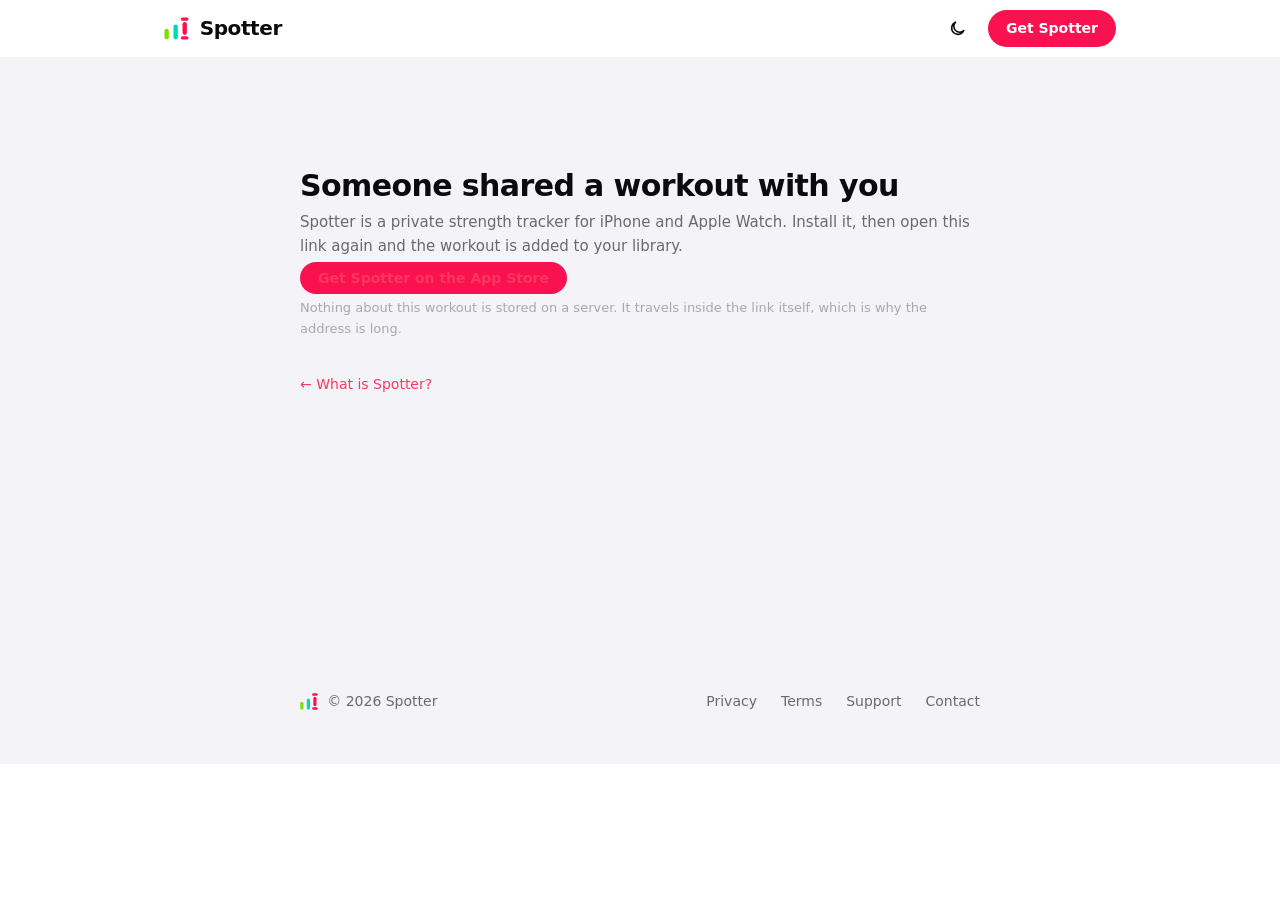
<file: w.html>
<!doctype html>
<html lang="en">
<head>
<meta charset="utf-8">
<meta name="viewport" content="width=device-width, initial-scale=1">
<script>try{var t=localStorage.getItem('theme');if(t)document.documentElement.setAttribute('data-theme',t);}catch(e){}</script>
<title>A shared workout — Spotter</title>
<meta name="description" content="Someone shared a workout with you. Open it in Spotter for iPhone.">
<!-- Every /w/ URL is a one-off payload, so none of them belong in an index. -->
<meta name="robots" content="noindex, follow">
<meta name="theme-color" content="#000000" media="(prefers-color-scheme: dark)">
<meta name="theme-color" content="#ffffff" media="(prefers-color-scheme: light)">
<meta name="apple-mobile-web-app-title" content="Spotter">
<meta property="og:type" content="website">
<meta property="og:site_name" content="Spotter">
<meta property="og:locale" content="en_US">
<meta property="og:title" content="A shared workout — Spotter">
<meta property="og:description" content="Someone shared a workout with you. Open it in Spotter for iPhone.">
<meta property="og:image" content="https://spotter.jimmyverburgt.com/og-image.png">
<meta property="og:image:width" content="1200">
<meta property="og:image:height" content="630">
<meta property="og:image:alt" content="Spotter, a private strength tracker for iPhone and Apple Watch">
<meta name="twitter:card" content="summary_large_image">
<meta name="twitter:title" content="A shared workout — Spotter">
<meta name="twitter:description" content="Someone shared a workout with you. Open it in Spotter for iPhone.">
<meta name="twitter:image" content="https://spotter.jimmyverburgt.com/og-image.png">
<link rel="icon" href="logo.svg" type="image/svg+xml">
<link rel="icon" href="favicon-48.png" sizes="48x48" type="image/png">
<link rel="apple-touch-icon" href="apple-touch-icon.png">
<link rel="stylesheet" href="styles.css?v=7cf2de61">
<style>
  .wsheet{border:1px solid var(--line,rgba(128,128,128,.28));border-radius:16px;padding:20px;margin:24px 0}
  .wsheet h2{margin:0 0 4px;font-size:1.35rem}
  .wsheet .wmeta{opacity:.7;font-size:.95rem;margin:0 0 14px}
  .wsheet ul{list-style:none;margin:0;padding:0}
  .wsheet li{display:flex;justify-content:space-between;gap:16px;padding:9px 0;border-top:1px solid var(--line,rgba(128,128,128,.18))}
  .wsheet li span:last-child{opacity:.65;white-space:nowrap}
  .whide{display:none}
</style>
</head>
<body>
<nav><div class="bar"><a class="brand" href="index.html"><img class="mark" src="logo.svg" alt="" width="26" height="24"><span>Spotter</span></a><div class="navactions"><button class="themetoggle" type="button" aria-label="Switch between light and dark"><svg class="i-sun" viewBox="0 0 24 24" aria-hidden="true"><circle cx="12" cy="12" r="4.2"/><path d="M12 2.5v2.5M12 19v2.5M4.2 4.2l1.8 1.8M18 18l1.8 1.8M2.5 12H5M19 12h2.5M4.2 19.8l1.8-1.8M18 6l1.8-1.8"/></svg><svg class="i-moon" viewBox="0 0 24 24" aria-hidden="true"><path d="M20 14.5A8 8 0 1 1 9.5 4a6.5 6.5 0 0 0 10.5 10.5z"/></svg></button><a class="navbtn" href="https://apps.apple.com/app/id6780562415" target="_blank" rel="noopener">Get Spotter</a></div></div></nav>
<main><section class="legal page"><div class="legal-inner">

<h1>Someone shared a workout with you</h1>
<p>Spotter is a private strength tracker for iPhone and Apple Watch. Install it, then open this link again and the workout is added to your library.</p>

<!-- Filled in from the URL when the payload decodes. Hidden otherwise, so a
     truncated or future-format link still shows the install prompt below
     rather than an error. -->
<div class="wsheet whide" id="preview">
  <h2 id="wname"></h2>
  <p class="wmeta" id="wmeta"></p>
  <ul id="wlist"></ul>
</div>

<p><a class="navbtn" href="https://apps.apple.com/app/id6780562415" target="_blank" rel="noopener">Get Spotter on the App Store</a></p>
<p class="date">Nothing about this workout is stored on a server. It travels inside the link itself, which is why the address is long.</p>
<a class="back" href="index.html">&larr; What is Spotter?</a>

</div></section></main>
<footer><div class="fin"><div class="fcopy"><img class="mark" src="logo.svg" alt="" width="18" height="17"><span>&copy; 2026 Spotter</span></div><div class="flinks"><a href="privacy.html">Privacy</a><a href="terms.html">Terms</a><a href="support.html">Support</a><a href="mailto:jimmyverburgt@gmail.com">Contact</a></div></div></footer>
<script>
(function(){
  var nav=document.querySelector('nav');
  var onScroll=function(){nav.classList.toggle('scrolled',window.scrollY>16);};
  onScroll();window.addEventListener('scroll',onScroll,{passive:true});
  var root=document.documentElement, mq=window.matchMedia('(prefers-color-scheme: light)');
  var btn=document.querySelector('.themetoggle');
  if(btn) btn.addEventListener('click',function(){
    var isLight = root.getAttribute('data-theme')==='light' ||
      (!root.getAttribute('data-theme') && mq.matches);
    var next = isLight ? 'dark' : 'light';
    root.setAttribute('data-theme', next);
    try{ localStorage.setItem('theme', next); }catch(e){}
  });
})();

// Workout preview.
//
// Link format, which the app must match exactly:
//   /w#<base64url( deflate-raw( utf8( JSON ) ) )>
// The payload is in the fragment, not the path, because a browser never
// sends the fragment to a server: the workout cannot end up in a request
// log or be fetched by a chat app's link previewer. The older path form
// (/w/<payload>) is still read, in case one was ever shared.
// Raw DEFLATE with no zlib header, because that is what Foundation's
// `Data.compressed(using: .zlib)` produces on the Swift side.
//
// Everything here is best effort. A failure just leaves the install prompt
// on screen, which is the only thing a visitor without the app can act on
// anyway, so a decode bug must never become a dead end.
(function(){
  'use strict';

  function payloadFromPath(){
    if (location.hash.length > 1) return decodeURIComponent(location.hash.slice(1));
    var m = location.pathname.match(/^\/w\/(.+)$/);
    return m ? decodeURIComponent(m[1]) : null;
  }

  function base64urlToBytes(s){
    s = s.replace(/-/g,'+').replace(/_/g,'/');
    while (s.length % 4) s += '=';
    var bin = atob(s), out = new Uint8Array(bin.length);
    for (var i=0;i<bin.length;i++) out[i] = bin.charCodeAt(i);
    return out;
  }

  async function inflate(bytes){
    if (typeof DecompressionStream === 'undefined') throw new Error('unsupported');
    var stream = new Blob([bytes]).stream().pipeThrough(new DecompressionStream('deflate-raw'));
    return new Response(stream).text();
  }

  function render(workout){
    var exercises = Array.isArray(workout.exercises) ? workout.exercises : [];
    document.getElementById('wname').textContent = workout.name || 'Shared workout';

    var bits = [];
    if (exercises.length) bits.push(exercises.length + (exercises.length === 1 ? ' exercise' : ' exercises'));
    if (workout.type) bits.push(workout.type);
    document.getElementById('wmeta').textContent = bits.join(' · ');

    var list = document.getElementById('wlist');
    exercises.forEach(function(ex){
      var li = document.createElement('li');
      var name = document.createElement('span');
      // textContent, never innerHTML: this string came out of a URL a
      // stranger controls.
      name.textContent = ex.name || 'Exercise';
      var detail = document.createElement('span');
      detail.textContent = ex.sets ? (ex.sets + ' × ' + (ex.reps || '')).trim() : '';
      li.appendChild(name); li.appendChild(detail);
      list.appendChild(li);
    });

    document.getElementById('preview').classList.remove('whide');
  }

  var payload = payloadFromPath();
  if (!payload) return;

  inflate(base64urlToBytes(payload))
    .then(function(json){ render(JSON.parse(json)); })
    .catch(function(){ /* Leave the install prompt as the whole page. */ });
})();
</script>
</body></html>
</file>
<file: styles.css>
:root{
  --bg:#000; --card:#1c1c1e; --card2:#2c2c2e;
  --ink:#f5f5f7; --sec:rgba(235,235,245,.62); --ter:rgba(235,235,245,.32);
  --line:rgba(255,255,255,.09);
  --nav:rgba(0,0,0,.55); --nav2:rgba(0,0,0,.82); --legal:#050506; --glow:rgba(250,17,79,.20);
  --red:#fa114f; --red2:#ff375f; --teal:#30d5c8;
  --font:ui-rounded,"SF Pro Rounded","SF Pro Display",-apple-system,system-ui,"Segoe UI",sans-serif;
  --pad:clamp(88px,13vw,168px);
}
@media (prefers-color-scheme: light){ :root:not([data-theme]){ --bg:#fff;--card:#f2f2f6;--card2:#e7e7ee;--ink:#0b0b0f;--sec:rgba(20,20,32,.62);--ter:rgba(20,20,32,.34);--line:rgba(0,0,0,.10);--nav:rgba(255,255,255,.72);--nav2:rgba(255,255,255,.9);--legal:#f4f4f8;--glow:rgba(250,17,79,.11); } }
:root[data-theme="light"]{ --bg:#fff;--card:#f2f2f6;--card2:#e7e7ee;--ink:#0b0b0f;--sec:rgba(20,20,32,.62);--ter:rgba(20,20,32,.34);--line:rgba(0,0,0,.10);--nav:rgba(255,255,255,.72);--nav2:rgba(255,255,255,.9);--legal:#f4f4f8;--glow:rgba(250,17,79,.11); }

*{margin:0;padding:0;box-sizing:border-box}
html{scroll-behavior:smooth;-webkit-text-size-adjust:100%}
body{background:var(--bg);color:var(--ink);font-family:var(--font);line-height:1.5;
  -webkit-font-smoothing:antialiased;overflow-x:hidden;text-rendering:optimizeLegibility;
  transition:background .4s ease,color .4s ease}
a{color:inherit;text-decoration:none}
em{color:var(--red2);font-style:normal}
.num{font-variant-numeric:tabular-nums}
.wrap{max-width:1000px;margin:0 auto;padding:0 24px}
section{text-align:center}

.eyebrow{font-size:clamp(15px,1.8vw,18px);font-weight:700;color:var(--red2);letter-spacing:-.01em}
h1{font-size:clamp(52px,11vw,112px);font-weight:700;line-height:.94;letter-spacing:-.045em;text-wrap:balance}
h2{font-size:clamp(34px,6vw,68px);font-weight:700;line-height:1.0;letter-spacing:-.035em;text-wrap:balance}
.lead{margin:20px auto 0;font-size:clamp(18px,2.4vw,23px);font-weight:500;color:var(--sec);
  max-width:26ch;line-height:1.45}

.pill{display:inline-flex;align-items:center;justify-content:center;gap:9px;font-weight:600;
  font-size:clamp(16px,2vw,18px);padding:15px 30px;border-radius:980px;background:var(--red);color:#fff;
  transition:transform .12s ease,background .15s ease}
.pill:hover{background:var(--red2)} .pill:active{transform:scale(.97)}
.pill-note{margin-top:18px;font-size:14px;color:var(--ter);font-weight:500}

.device{position:relative;width:var(--pw,300px);margin:0 auto}
.rim{padding:9px;border-radius:46px;background:linear-gradient(155deg,#48484e,#111114 62%);
  box-shadow:inset 0 0 0 1px rgba(255,255,255,.08),0 50px 100px -34px rgba(0,0,0,.55),0 10px 30px rgba(0,0,0,.35)}
.scr{position:relative;border-radius:37px;overflow:hidden;background:#000;display:block}
.scr img{display:block;width:100%;height:auto}
.scr img.only-light{display:none}
.island{position:absolute;top:11px;left:50%;transform:translateX(-50%);width:80px;height:22px;
  background:#000;border-radius:20px;z-index:2}
.watch{position:relative;width:214px;margin:0 auto;padding:12px;border-radius:62px;
  background:linear-gradient(155deg,#3c3c42,#0f0f11 62%);
  box-shadow:inset 0 0 0 1px rgba(255,255,255,.08),0 44px 90px -30px rgba(0,0,0,.55)}
.wscr{border-radius:52px;overflow:hidden;background:#000} .wscr img{display:block;width:100%;height:auto}
.crown{position:absolute;right:-4px;top:80px;width:6px;height:46px;border-radius:4px;background:#48484e}
.wbtn{position:absolute;right:-3px;top:138px;width:5px;height:62px;border-radius:4px;background:#3a3a40}

/* theme-swapped screenshots */
@media (prefers-color-scheme: light){
  :root:not([data-theme]) .scr img.only-dark{display:none}
  :root:not([data-theme]) .scr img.only-light{display:block}
}
:root[data-theme="light"] .scr img.only-dark{display:none}
:root[data-theme="light"] .scr img.only-light{display:block}

nav{position:sticky;top:0;z-index:50;backdrop-filter:blur(20px) saturate(160%);
  background:var(--nav);border-bottom:1px solid transparent;
  transition:background .3s ease,border-color .3s ease}
nav.scrolled{background:var(--nav2);border-bottom-color:var(--line)}
nav .bar{max-width:1000px;margin:0 auto;padding:0 24px;height:56px;
  display:flex;align-items:center;justify-content:space-between}
.brand{display:flex;align-items:center;gap:11px;font-weight:800;font-size:20px;letter-spacing:-.02em;color:var(--ink)}
.brand .mark{height:23px;width:auto;display:block}
.navactions{display:flex;align-items:center;gap:12px}
.themetoggle{width:36px;height:36px;border:none;background:transparent;color:var(--ink);cursor:pointer;
  display:grid;place-items:center;border-radius:50%;transition:background .15s ease}
.themetoggle:hover{background:color-mix(in srgb,var(--ink) 10%,transparent)}
.themetoggle svg{width:19px;height:19px;fill:none;stroke:currentColor;stroke-width:2;
  stroke-linecap:round;stroke-linejoin:round}
.themetoggle .i-moon{display:none}
@media (prefers-color-scheme: light){
  :root:not([data-theme]) .themetoggle .i-sun{display:none}
  :root:not([data-theme]) .themetoggle .i-moon{display:block}
}
:root[data-theme="light"] .themetoggle .i-sun{display:none}
:root[data-theme="light"] .themetoggle .i-moon{display:block}
.navbtn{font-size:14px;font-weight:600;padding:8px 18px;border-radius:980px;background:var(--red);color:#fff}
.navbtn:hover{background:var(--red2)}

.hero{position:relative;padding:clamp(64px,10vw,120px) 24px 0;overflow:hidden;text-align:center}
.hero::before{content:"";position:absolute;left:50%;top:34%;width:120vw;height:80vh;transform:translateX(-50%);
  background:radial-gradient(50% 42% at 50% 50%,var(--glow),transparent 70%);pointer-events:none}
.hero-inner{position:relative;max-width:1000px;margin:0 auto}
.hero h1{margin-top:20px}
.hero .pill{margin-top:34px}
.hero-shot{--pw:min(320px,78vw);margin:clamp(48px,7vw,84px) auto 0}

.feat{padding:var(--pad) 24px}
.feat h2{margin-top:14px}
.feat .shot{--pw:min(320px,80vw);margin:clamp(44px,6vw,72px) auto 0}

.tiles{max-width:1000px;margin:0 auto;padding:0 24px calc(var(--pad) / 2);
  display:grid;grid-template-columns:1fr 1fr;gap:22px}
.tile{background:var(--card);border-radius:34px;padding:46px 38px;
  min-height:600px;display:flex;flex-direction:column;text-align:center}
.tile h3{font-size:clamp(24px,3vw,30px);font-weight:700;letter-spacing:-.02em;line-height:1.08}
.tile p{margin-top:12px;font-size:16px;color:var(--sec);line-height:1.5;max-width:34ch;margin-left:auto;margin-right:auto}
.tile .tshot{flex:1;margin-top:34px;display:flex;justify-content:center;align-items:center}
.tile .device{--pw:214px}

.tone{padding:var(--pad) 24px}
.tone .shot{--pw:min(300px,76vw);margin:clamp(40px,6vw,64px) auto 0}

.privacy{position:relative;padding:calc(var(--pad) * 1.05) 24px;overflow:hidden}
.privacy::before{content:"";position:absolute;left:50%;bottom:-20%;width:120vw;height:70vh;
  transform:translateX(-50%);background:radial-gradient(50% 50% at 50% 50%,var(--glow),transparent 70%);
  pointer-events:none}
.privacy-inner{position:relative;max-width:820px;margin:0 auto}
.privacy h2{margin-top:14px}
.privacy p{margin:22px auto 0;font-size:clamp(18px,2.3vw,22px);color:var(--sec);max-width:40ch;line-height:1.5}
.facts{margin-top:32px;font-size:15px;font-weight:600;color:var(--ink)}
.facts span{color:var(--ter);margin:0 11px;font-weight:400}

.import{padding:var(--pad) 24px}
.import p{margin:18px auto 0;font-size:clamp(17px,2.1vw,20px);color:var(--sec);max-width:44ch;line-height:1.5}
.sources{margin-top:34px;display:flex;gap:14px;justify-content:center;flex-wrap:wrap}
.src{font-size:17px;font-weight:600;padding:13px 26px;border-radius:980px;background:var(--card)}
.src small{color:var(--red2);margin-left:9px;font-weight:800}

.pricing{padding:var(--pad) 24px}
.plans{display:grid;grid-template-columns:1fr 1fr;gap:22px;max-width:760px;margin:44px auto 0;text-align:left}
.plan{background:var(--card);border-radius:30px;padding:34px}
.plan.pro{background:linear-gradient(180deg,rgba(250,17,79,.10),var(--card));box-shadow:inset 0 0 0 1.5px rgba(250,17,79,.4)}
.plan .tier{font-size:14px;font-weight:700;color:var(--sec)}
.plan .amt{font-size:clamp(34px,4vw,42px);font-weight:800;letter-spacing:-.02em;margin:6px 0 2px}
.plan .amt small{font-size:15px;font-weight:600;color:var(--sec)}
.plan .desc{font-size:14.5px;color:var(--sec)}
.plan ul{list-style:none;margin-top:22px;display:flex;flex-direction:column;gap:12px}
.plan li{font-size:15.5px;display:flex;gap:11px;align-items:center}
.plan li i{flex:none;width:20px;height:20px;border-radius:50%;background:var(--red);position:relative}
.plan.pro li i{background:var(--red2)}
.plan li i::after{content:"";position:absolute;left:6.5px;top:4px;width:4px;height:8px;
  border:solid #fff;border-width:0 2px 2px 0;transform:rotate(43deg)}
.plan .alt{margin-top:18px;font-size:13px;color:var(--ter)}
.pricing .pill{margin-top:40px}

.dev{padding:calc(var(--pad) * .9) 24px}
.dev-inner{max-width:640px;margin:0 auto}
.dev p{font-size:clamp(19px,2.4vw,24px);font-weight:500;color:var(--sec);line-height:1.5;text-wrap:balance}
.dev .sig{margin-top:22px;font-weight:700;color:var(--ink)}

.final{padding:calc(var(--pad) * 1.05) 24px}
.final p{margin:16px auto 0;font-size:17px;color:var(--sec)}
.final .pill{margin-top:30px}

.legal{text-align:left;padding:64px 24px 0;background:var(--legal)}
.legal-inner{max-width:680px;margin:0 auto}
.legal h1{font-size:30px;font-weight:800;letter-spacing:-.02em;line-height:1.1}
.legal h2{font-size:26px;font-weight:800;letter-spacing:-.02em;line-height:1.1}
.legal h3{font-size:16.5px;font-weight:700;margin:26px 0 6px;color:var(--ink)}
.legal p{font-size:15px;color:var(--sec);margin-top:8px;line-height:1.6}
.legal .date{font-size:13px;color:var(--ter);margin-top:8px}
.legal a{color:var(--red2)}
.legal.page{padding-top:112px;padding-bottom:8px;min-height:66vh}
.legal .back{display:inline-block;margin-top:34px;font-size:14px;color:var(--red2)}

footer{background:var(--legal);padding:40px 24px 52px}
footer .fin{max-width:680px;margin:0 auto;display:flex;flex-wrap:wrap;gap:16px;
  justify-content:space-between;align-items:center;font-size:14px;color:var(--sec)}
footer .flinks{display:flex;gap:24px} footer a:hover{color:var(--red2)}
footer .fcopy{display:flex;align-items:center;gap:9px}
footer .mark{height:17px;width:auto;display:block}

.reveal{opacity:0;transform:translateY(30px) scale(.985);
  transition:opacity .9s cubic-bezier(.16,1,.3,1),transform .9s cubic-bezier(.16,1,.3,1)}
.reveal.in{opacity:1;transform:none}
.tiles .tile:nth-child(2){transition-delay:.12s}

@media(prefers-reduced-motion:no-preference){
  .hero-inner>*{opacity:0;animation:heroIn .95s cubic-bezier(.16,1,.3,1) both}
  .hero-inner>*:nth-child(1){animation-delay:.05s}
  .hero-inner>*:nth-child(2){animation-delay:.13s}
  .hero-inner>*:nth-child(3){animation-delay:.22s}
  .hero-inner>*:nth-child(4){animation-delay:.31s}
  .hero-inner>*:nth-child(5){animation-delay:.39s}
  .hero-inner>*:nth-child(6){animation-delay:.5s}
  @keyframes heroIn{from{opacity:0;transform:translateY(28px)}to{opacity:1;transform:none}}

  @supports (animation-timeline:view()){
    .hero-shot .device,.feat .shot .device,.tone .shot .device,.tile .tshot>*{
      animation:floatY linear both;animation-timeline:view();animation-range:entry 0% exit 100%}
    @keyframes floatY{from{transform:translateY(34px)}to{transform:translateY(-30px)}}
  }
}

@media(max-width:760px){
  .tiles{grid-template-columns:1fr}
  .tile{min-height:0} .tile .device{--pw:250px}
  .plans{grid-template-columns:1fr}
}
@media(prefers-reduced-motion:reduce){
  html{scroll-behavior:auto}
  .reveal{opacity:1;transform:none;transition:none}
  .hero-inner>*{opacity:1;animation:none}
  .pill:active{transform:none}
  body{transition:none}
}
</file>
